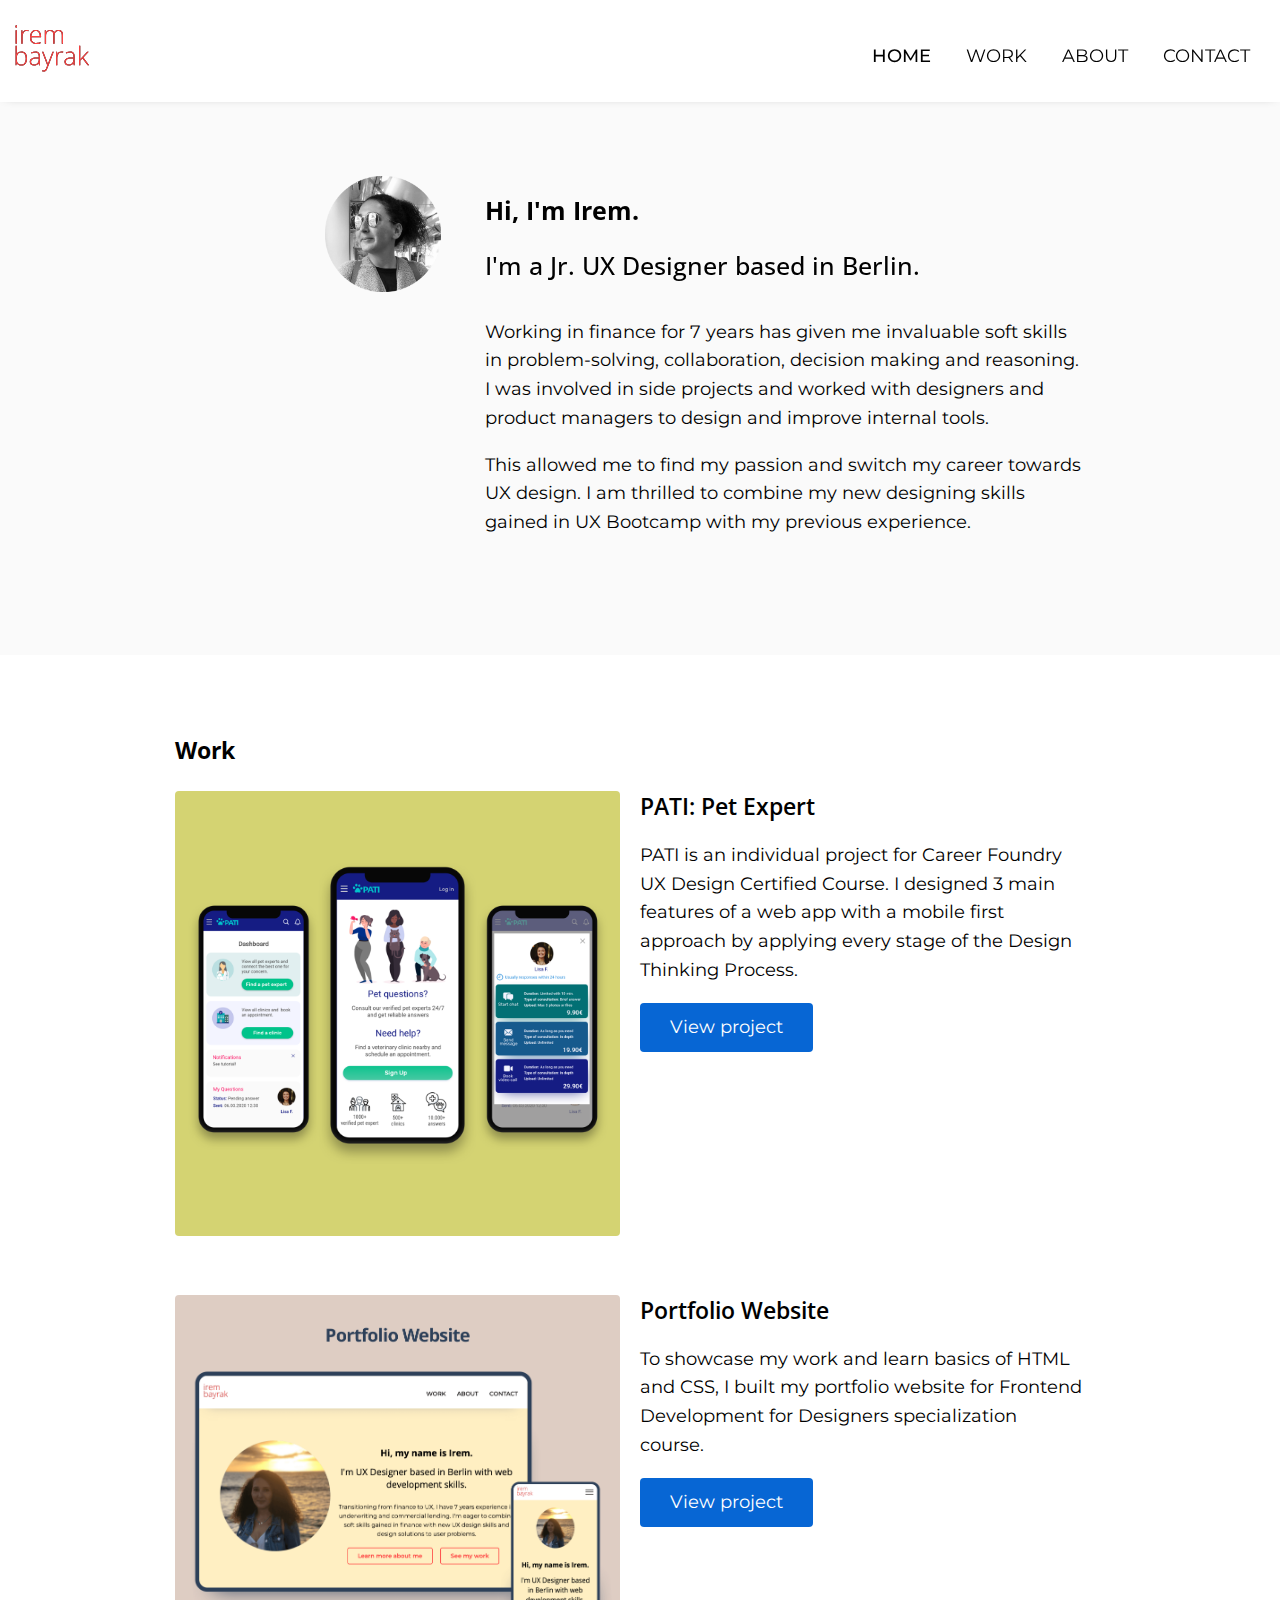
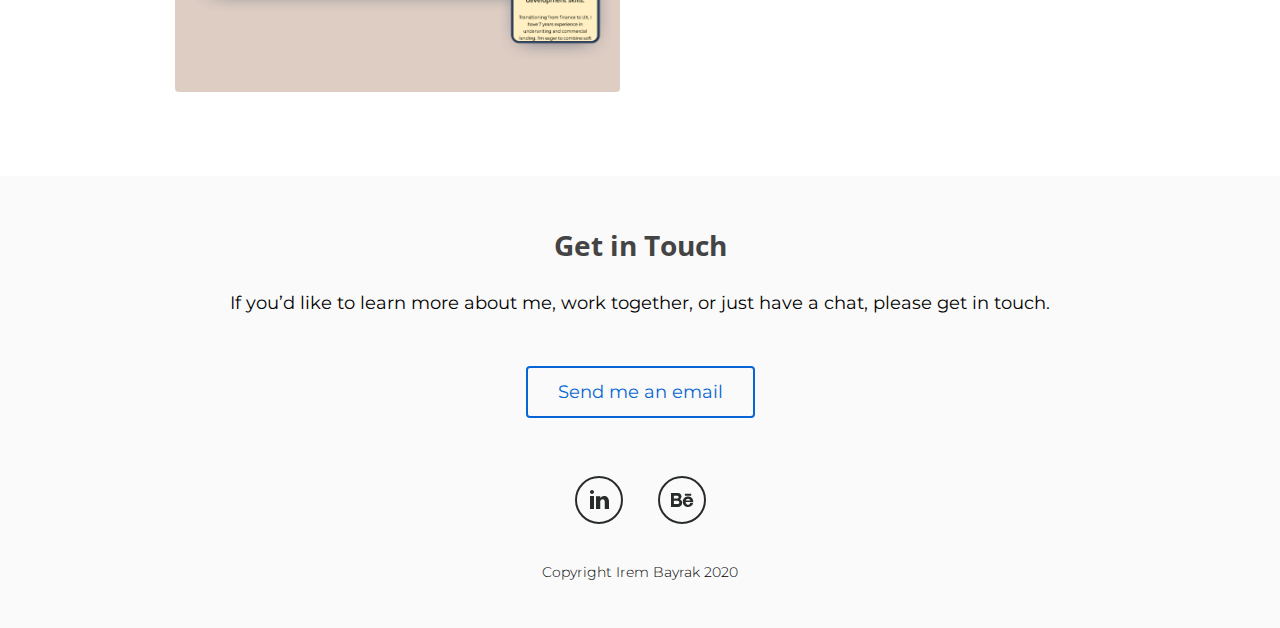
<file: index.html>
<!DOCTYPE html>
<html lang="en" dir="ltr">

<head>
  <meta charset="utf-8">
  <meta name="viewport" content="width=device-width, initial-scale=1">
  <title>Irem Bayrak UX Designer Berlin</title>
  <link rel="stylesheet" type="text/css" href="css/normalize.css">
  <link rel="stylesheet" type="text/css" href="css/style.css">
  <link href="https://fonts.googleapis.com/css2?family=Montserrat:wght@300;400;500;600;700&family=Open+Sans:wght@300;400;600;700&display=swap" rel="stylesheet">
</head>
<body>
  <header id="navbar">
    <div class="container">
      <div class="navtoggle" id="myNavtoggle">
        <a href="index.html">
          <img id="logo" src="img/logo.svg" alt="Irem Bayrak">
        </a>
        <nav>
          <ul class="pullUp" id="shrink">
                        <li><a href="index.html" id="menuhome" class="active">Home</a></li>
            <li class="reverse"><a href="index.html#work-section" id="menuindex" onclick="menuToggle()">Work</a></li>
            <li><a href="about.html" id="menuabout">About</a></li>
            <li class="reverse"><a href="#contact" id="menucontact" onclick="menuToggle()">Contact</a></li>
            <li class="hamburger" id="hamburger-1"><a href="javascript:void(0);" class="icon" onclick="menuToggle()">
                <span class="line"></span>
                <span class="line"></span>
                <span class="line"></span></a></li>
          </ul>
        </nav>
      </div>
    </div>
  </header>

  <main id="index">
    <!-- hero section -->
    <div id="hero">
      <div class="container">
        <div class="row">
          <div class="col-md-6 col-lg-4 col-xl-4">
            <img src="img/iremheadshotimage.png" class="iremmainpage" alt="Irem's headshot photo">
          </div>
          <div class="row">
            <div class="col-md-6 col-lg-8 col-xl-8">
              <h1>Hi, I'm Irem. <span>I'm a Jr. UX Designer based in Berlin.</span></h1>
              <p>Working in finance for 7 years has given me invaluable soft skills in problem-solving, collaboration, decision making and reasoning. I was involved in side projects and worked with designers and product managers to design and improve internal tools.</p>
              <p>This allowed me to find my passion and switch my career towards UX design. I am thrilled to combine my new designing skills gained in UX Bootcamp with my previous experience.</p>

            </div>
          </div>
        </div>
      </div>
    </div>
    <!-- my works section -->
    <div id="work">
      <div class="container">
        <div id="work-section" class="anchor">
          <a name="target">&nbsp;</a>
        </div>

        <h2>Work</h2>


        <div class="row">
          <div class="col-md-6">
            <a href="pati.html">
              <img src="img/pati/pati-mainpage.png" class="projectsmainpage" alt="PATI Pet Expert project image">
            </a>
          </div>
          <div class="col-md-6">
            <h3>PATI: Pet Expert</h3>
            <p>PATI is an individual project for Career Foundry UX Design Certified Course. I designed 3 main features of a web app with a mobile first approach by applying every stage of the Design Thinking Process.</p>
            <a href="pati.html" class="button">View project</a>
          </div>
        </div>


        <div class="row">
          <div class="col-md-6">
            <a href="website.html">
              <img src="img/website/websitehomepage.png" class="projectsmainpage" alt="Portfolio Website Project image">
            </a>
          </div>
          <div class="col-md-6">
            <h3>Portfolio Website</h3>
            <p>To showcase my work and learn basics of HTML and CSS, I built my portfolio website for Frontend Development for Designers specialization course.</p>
            <a href="website.html" class="button">View project</a>
          </div>
        </div>

  </main>

  <footer id="contact">
    <div class="container">
      <h2>Get in Touch</h2>
    </div>
    <div class="section">
      <div class="container">
        <p>
          If you’d like to learn more about me, work together, or just have a chat, please get in touch.
        </p>
      </div>
    </div>
    <div class="section">
      <div class="container">
        <a href="mailto:irembayrak1@gmail.com" class="button contact">Send me an email</a>
      </div>
    </div>
    <div class="section">
      <div class="container">
        <ul>
          <li class="smicon"> <a href="https://www.linkedin.com/in/irembayrak/" target="_blank">
              <img src="img/linkedin.svg" alt="linkedin logo">
            </a></li>
          <li class="smicon">
            <a href="https://www.behance.net/irembayrak" target="_blank">
              <img src="img/behance.svg" alt="behance logo">
            </a></li>
        </ul>
      </div>
    </div>
    <div>
      <p class="copyright">Copyright Irem Bayrak 2020</p>
    </div>
  </footer>
  <script src="https://code.jquery.com/jquery-3.5.1.min.js" integrity="sha256-9/aliU8dGd2tb6OSsuzixeV4y/faTqgFtohetphbbj0=" crossorigin="anonymous"></script>
  <script src="js/scripts.js"></script>
</body>

</html>
</file>
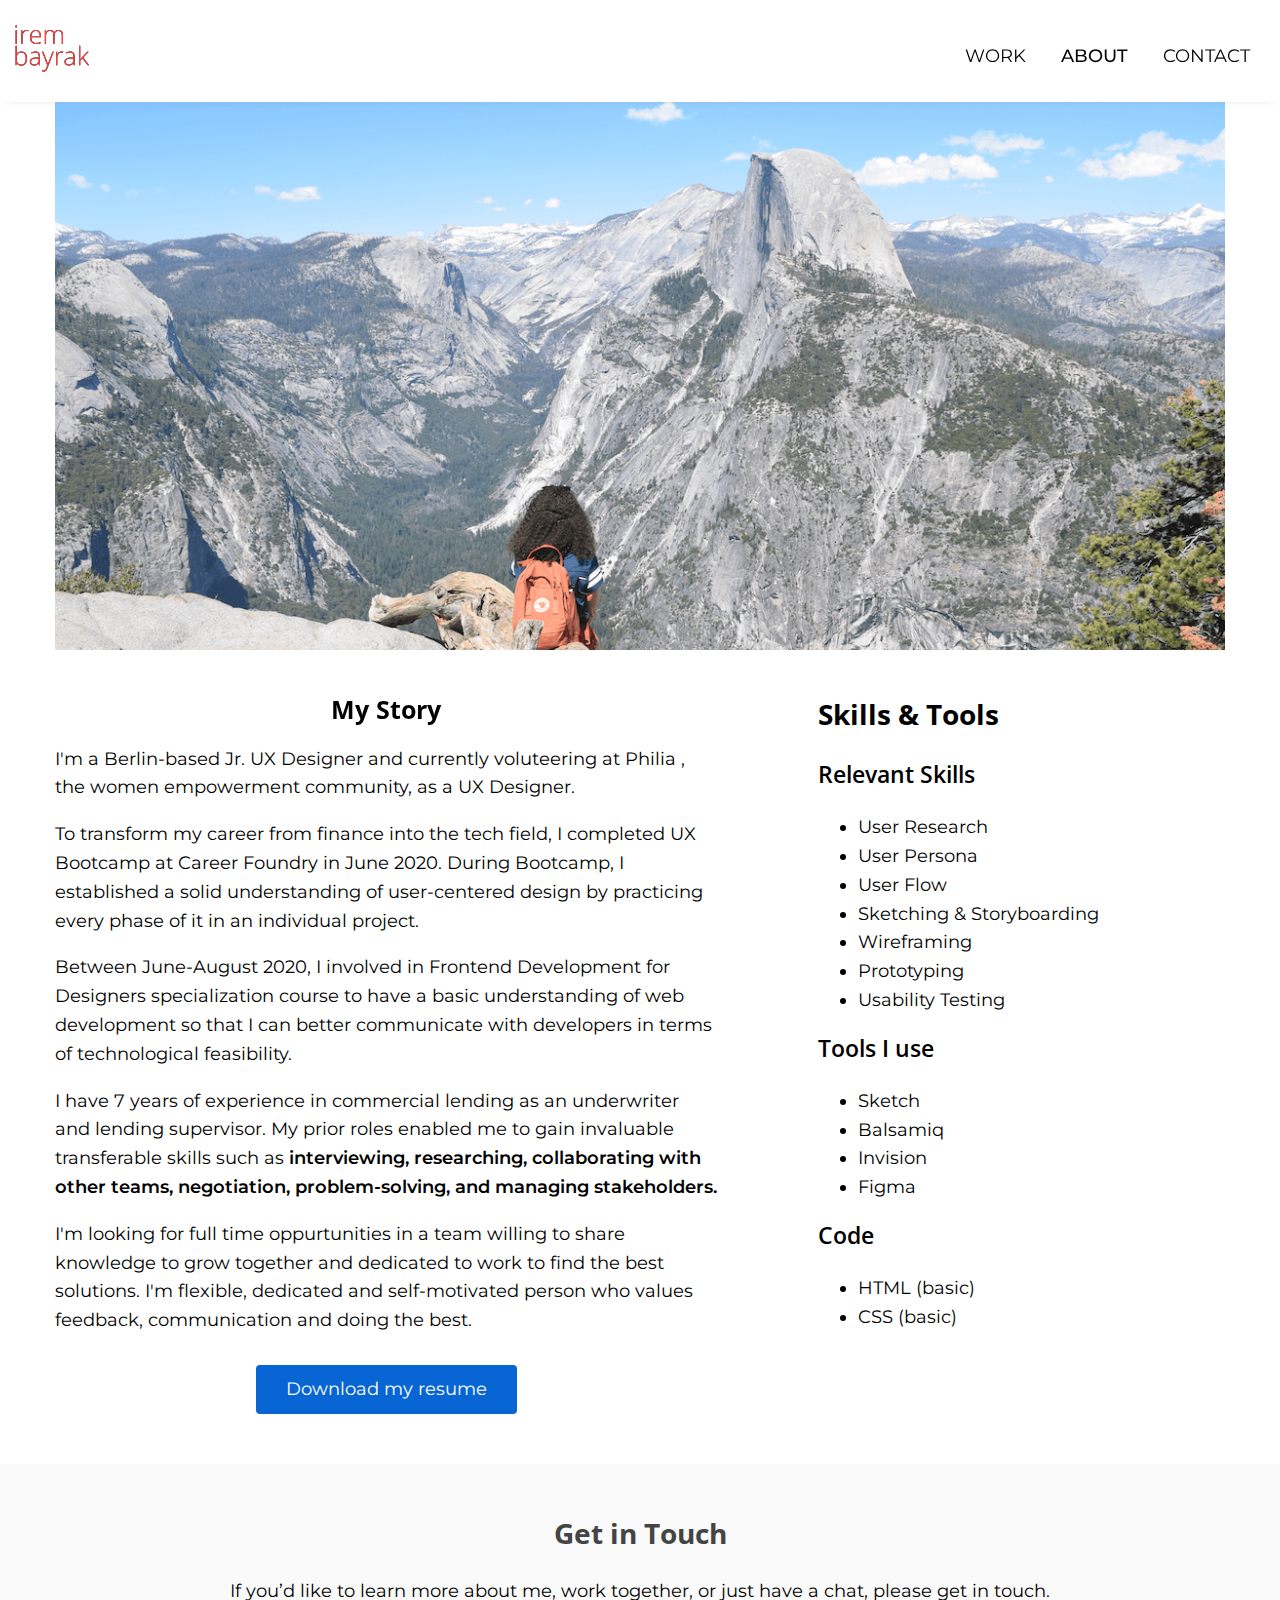
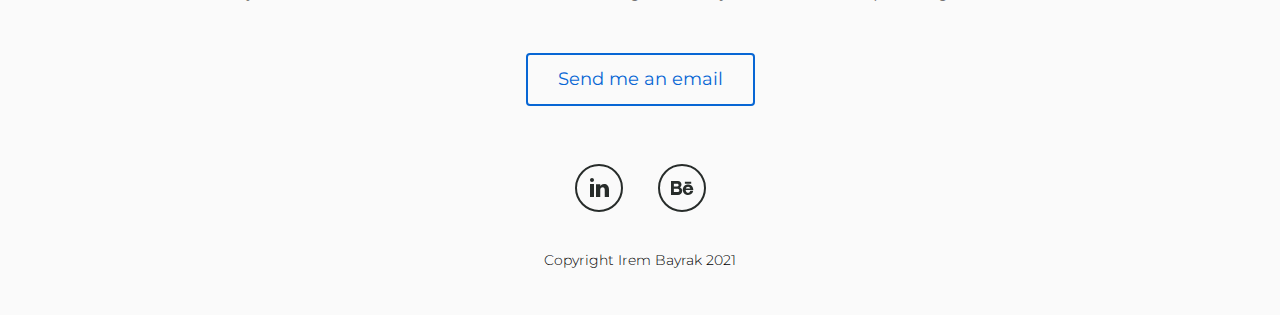
<file: about.html>
<!DOCTYPE html>
<html lang="en" dir="ltr">

<head>
  <meta charset="utf-8">
  <meta name="viewport" content="width=device-width, initial-scale=1">
  <title>About Irem Bayrak</title>
  <link rel="stylesheet" type="text/css" href="css/normalize.css">
  <link rel="stylesheet" type="text/css" href="css/style.css">
  <link href="https://fonts.googleapis.com/css2?family=Montserrat:wght@300;400;500;600;700&family=Open+Sans:wght@300;400;600;700&display=swap" rel="stylesheet">
</head>

<body id="about-page">
  <header id="navbar">
    <div class="container">
      <div class="navtoggle" id="myNavtoggle">
        <a href="index.html">
          <img id="logo" src="img/logo.svg" alt="Irem Bayrak">
        </a>
        <nav>
          <ul class="pullUp" id="shrink">
            <li class="reverse"><a href="index.html#work-section" id="menuindex" onclick="menuToggle()">Work</a></li>
            <li id="active-mobile"><a href="about.html" id="menuabout" class="active">About</a></li>
            <li class="reverse"><a href="#contact" id="menucontact" onclick="menuToggle()">Contact</a></li>
            <li class="hamburger" id="hamburger-1"><a href="javascript:void(0);" class="icon" onclick="menuToggle()">
                <span class="line"></span>
                <span class="line"></span>
                <span class="line"></span></a></li>
          </ul>
        </nav>
      </div>
    </div>
  </header>

  <main id="aboutmain">
    <div class="section" id="aboutimage">
      <div class="container">
        <img src="img/halfdome.png" alt="My Image">
      </div>
    </div>
    <div class="section">
      <div class="container">
        <div class="row">
          <div class="col-md-6 col-lg-7 col-xl-8">
            <h1>My Story</h1>
            <p>I'm a Berlin-based Jr. UX Designer and currently voluteering at Philia , the women empowerment community, as a UX Designer. </p>
            <p>To transform my career from finance into the tech field, I completed UX Bootcamp at Career Foundry in June 2020. During Bootcamp, I established a solid understanding of user-centered design by practicing every phase of it in an individual project.</p>
<p>Between June-August 2020, I involved in Frontend Development for Designers specialization course to have a basic understanding of web development so that I can better communicate with developers in terms of technological feasibility.</p>
            <p>I have 7 years of experience in commercial lending as an underwriter and lending supervisor. My prior roles enabled me to gain invaluable transferable skills such as <b>interviewing, researching, collaborating with other teams, negotiation, problem-solving, and managing stakeholders.</b></p>
<p>I'm looking for full time oppurtunities in a team willing to share knowledge to grow together and dedicated to work to find the best solutions. I'm flexible, dedicated and self-motivated person who values feedback, communication and doing the best.</p>
            <div id="buttoncv">
              <a href="files/resume.pdf" class="button" download> Download my resume</a>
            </div>
          </div>
          <div class="col-md-6 col-lg-5 col-xl-4" id="skillstools">
            <h2>Skills & Tools</h2>
            <div class="row tools">
              <div class="column">
                <h3>Relevant Skills</h3>
                <ul>
                  <li>User Research</li>
                  <li>User Persona</li>
                  <li>User Flow</li>
                  <li>Sketching & Storyboarding</li>
                  <li>Wireframing</li>
                  <li>Prototyping</li>
                  <li>Usability Testing</li>
                </ul>
              </div>
              <div class="column">
                <h3>Tools I use</h3>
                <ul>
                  <li>Sketch</li>
                  <li>Balsamiq</li>
                  <li>Invision</li>
                    <li>Figma</li>
                </ul>
                <h3>Code</h3>
                <ul>
                  <li>HTML (basic)</li>
                  <li>CSS (basic)</li>
                </ul>
              </div>
            </div>
          </div>
        </div>
      </div>
    </div>
  </main>

  <footer id="contact">
    <div class="container">
      <h2>Get in Touch</h2>
    </div>
    <div class="section">
      <div class="container">
        <p>
          If you’d like to learn more about me, work together, or just have a chat, please get in touch.
        </p>
      </div>
    </div>
    <div class="section">
      <div class="container">
        <a href="mailto:irembayrak1@gmail.com" class="button contact">Send me an email</a>
      </div>
    </div>
    <div class="section">
      <div class="container">
        <ul>
          <li class="smicon"> <a href="https://www.linkedin.com/in/irembayrak/" target="_blank">
              <img src="img/linkedin.svg" alt="linkedin">
            </a></li>
          <li class="smicon">
            <a href="https://www.behance.net/irembayrak" target="_blank">
              <img src="img/behance.svg" alt="behance">
            </a></li>
        </ul>
      </div>
    </div>
    <div>
      <p class="copyright">Copyright Irem Bayrak 2021</p>
    </div>
  </footer>
  <script src="https://code.jquery.com/jquery-3.5.1.min.js" integrity="sha256-9/aliU8dGd2tb6OSsuzixeV4y/faTqgFtohetphbbj0=" crossorigin="anonymous"></script>
  <script src="js/scripts.js"></script>
</body>

</html>
</file>
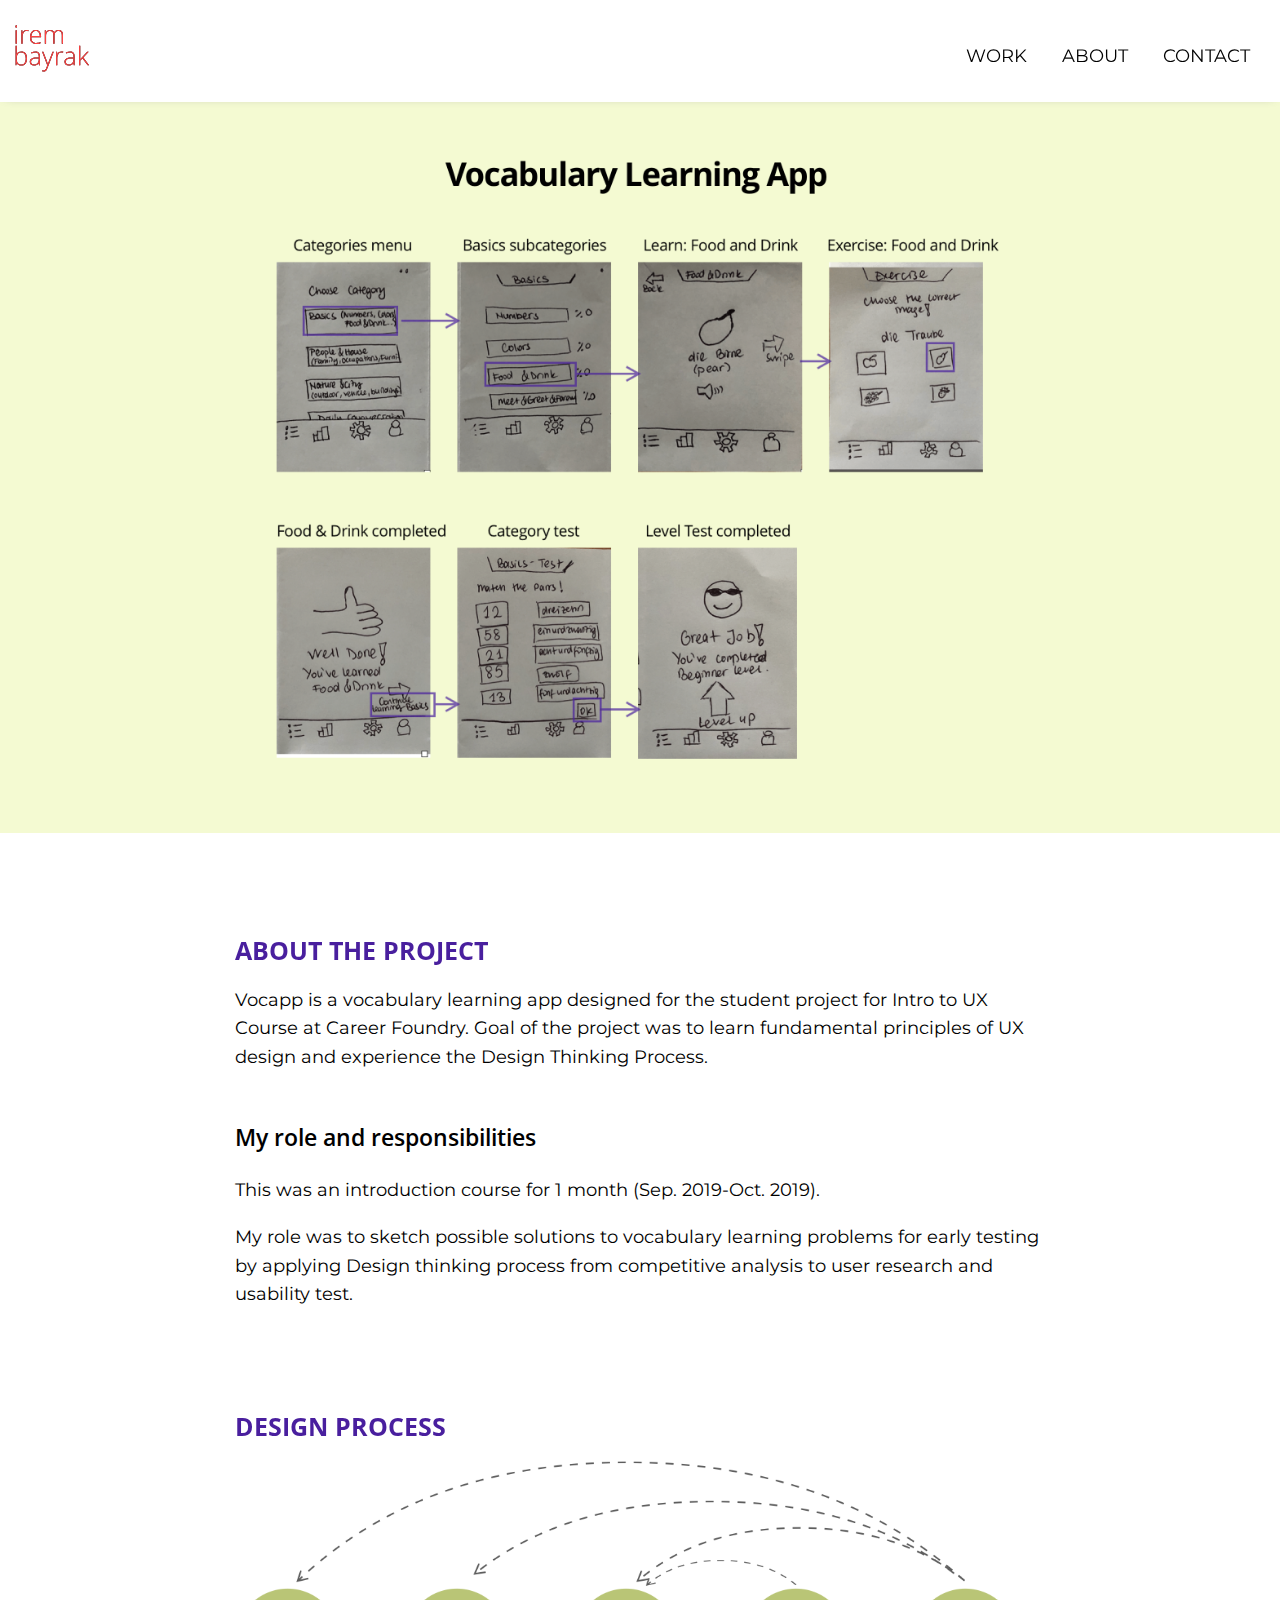
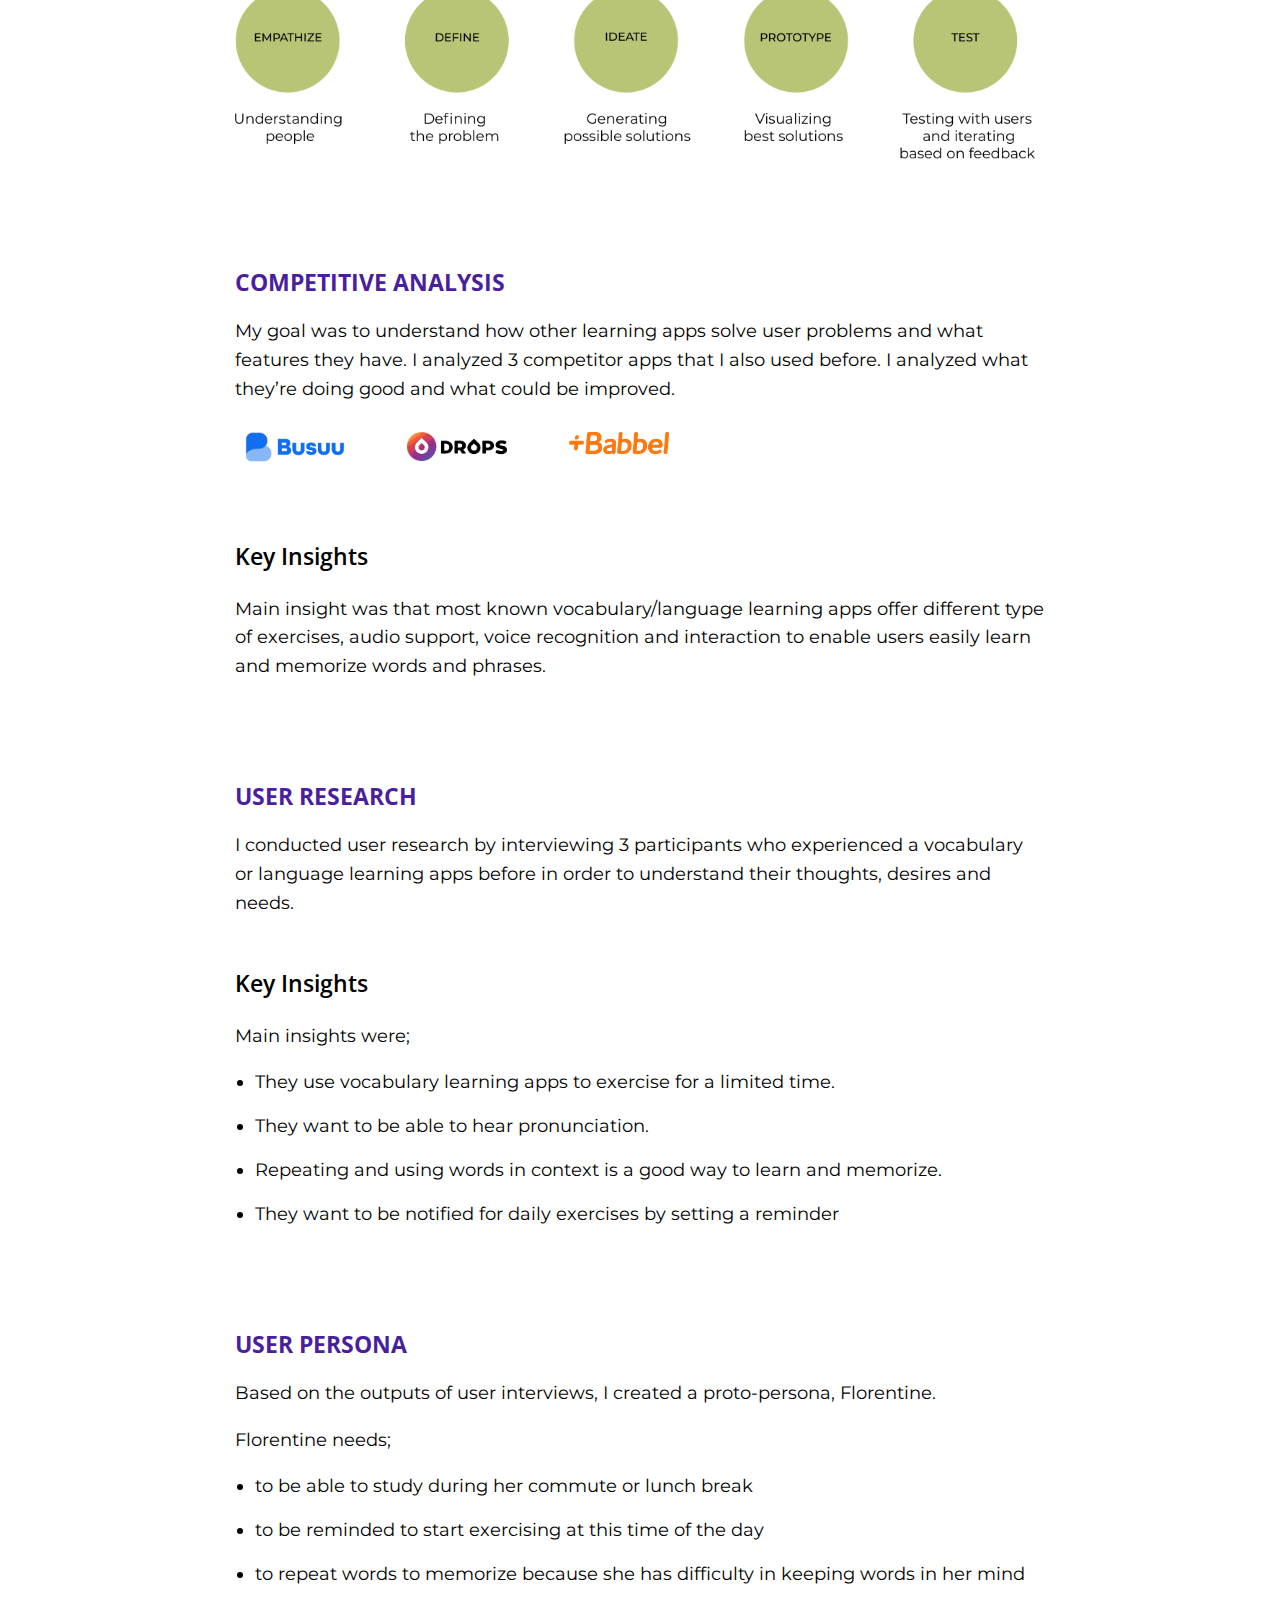
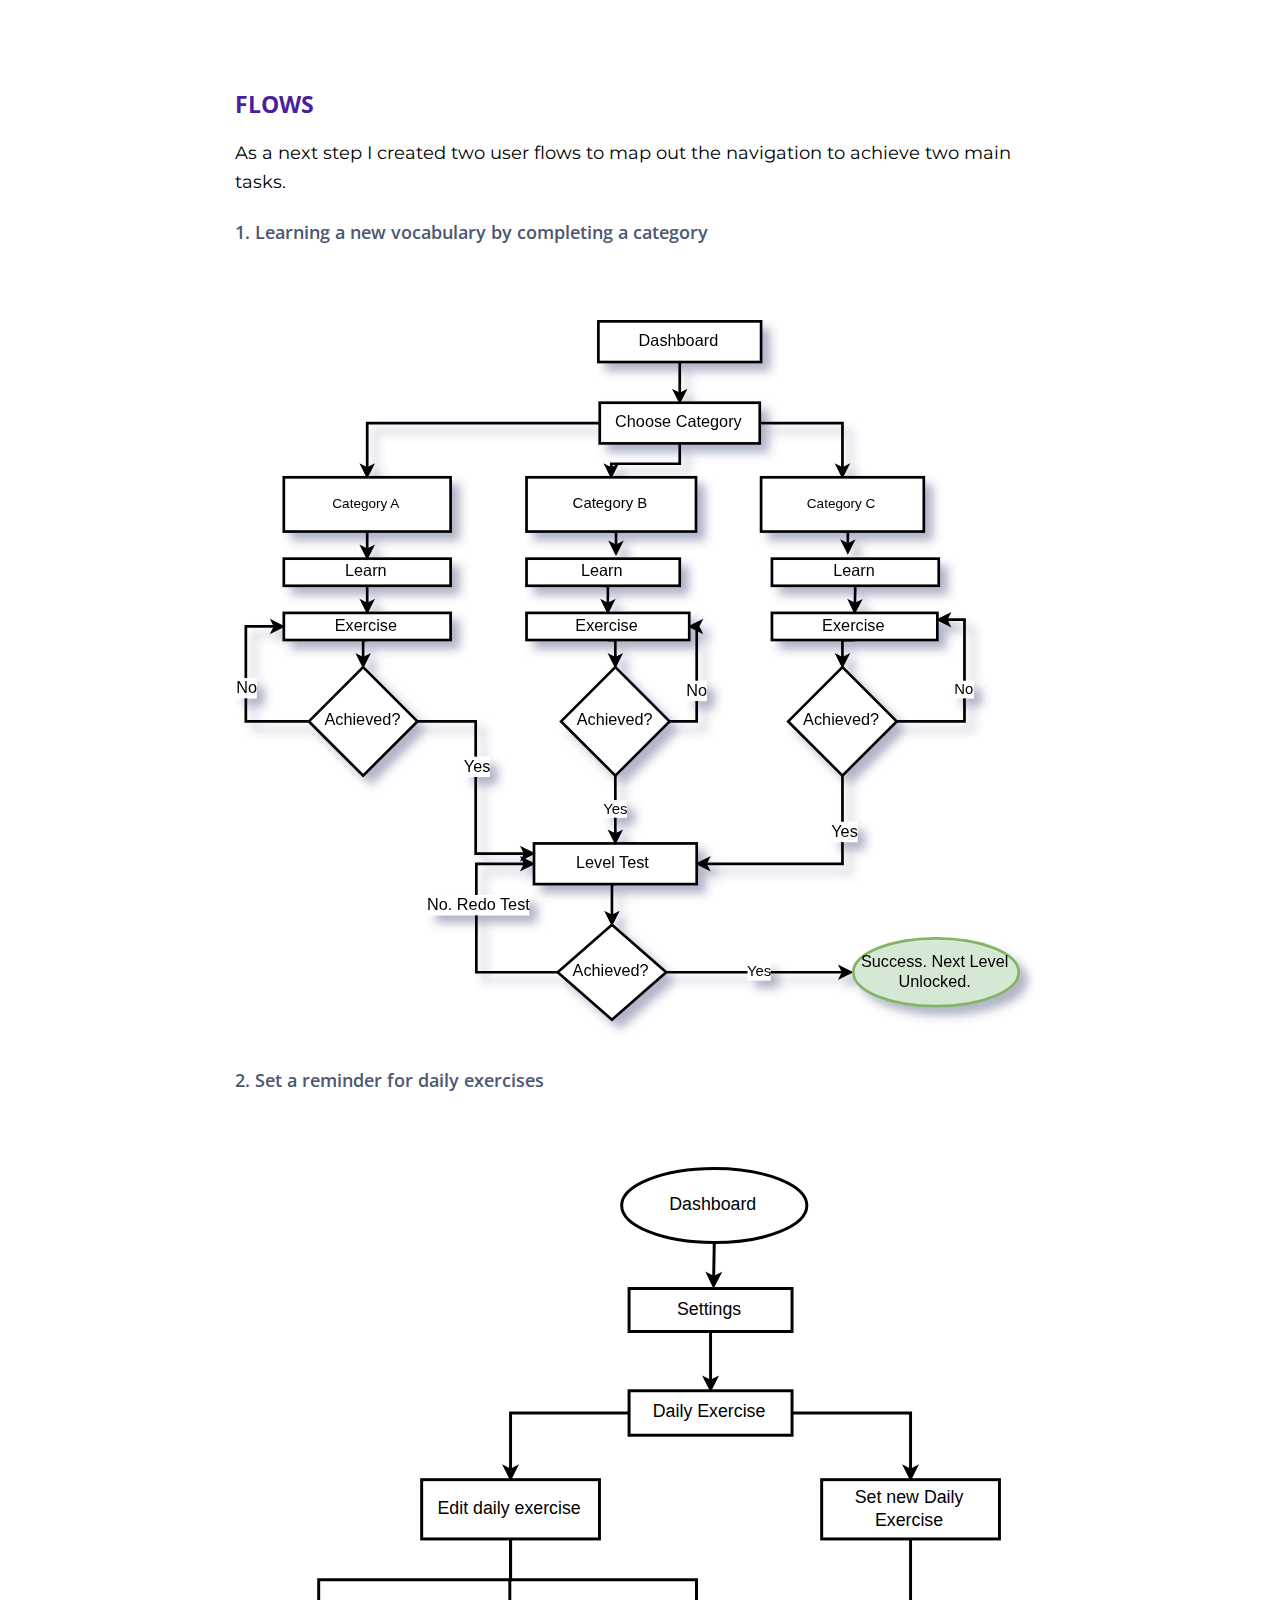
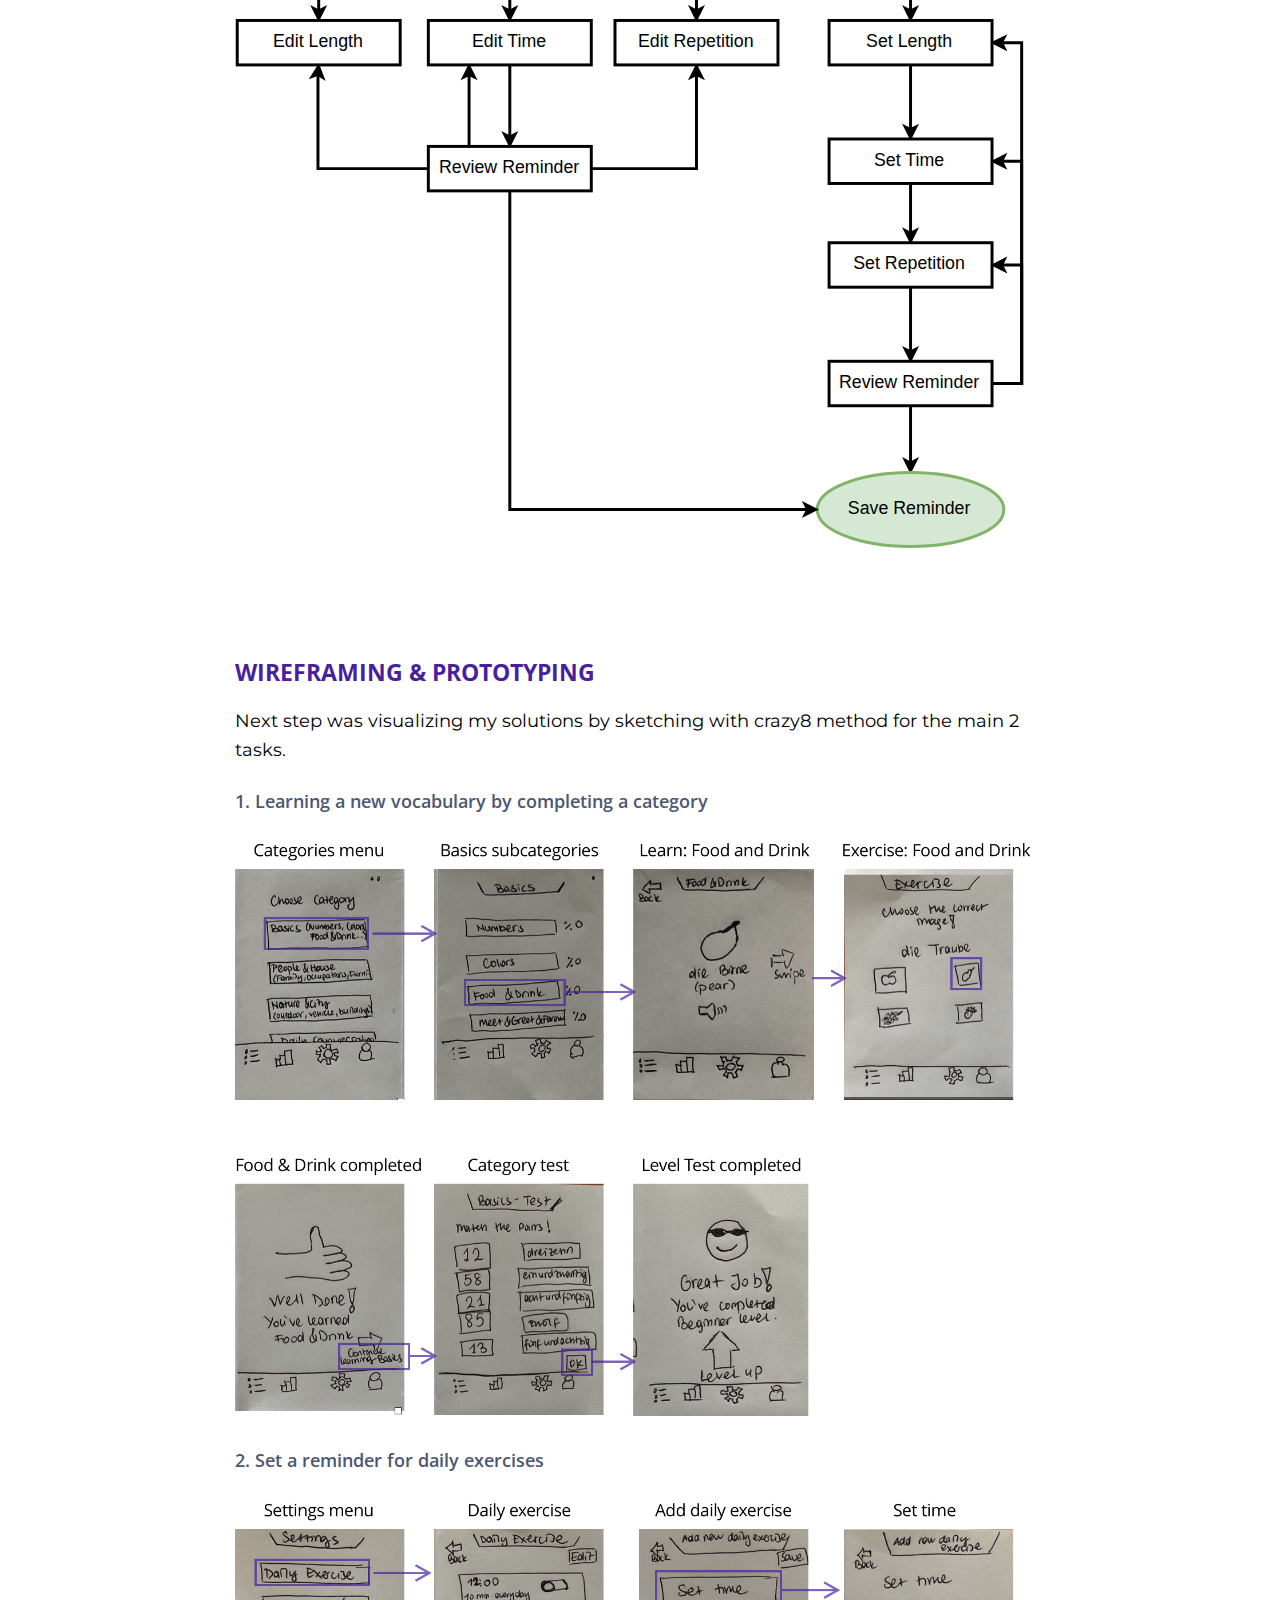
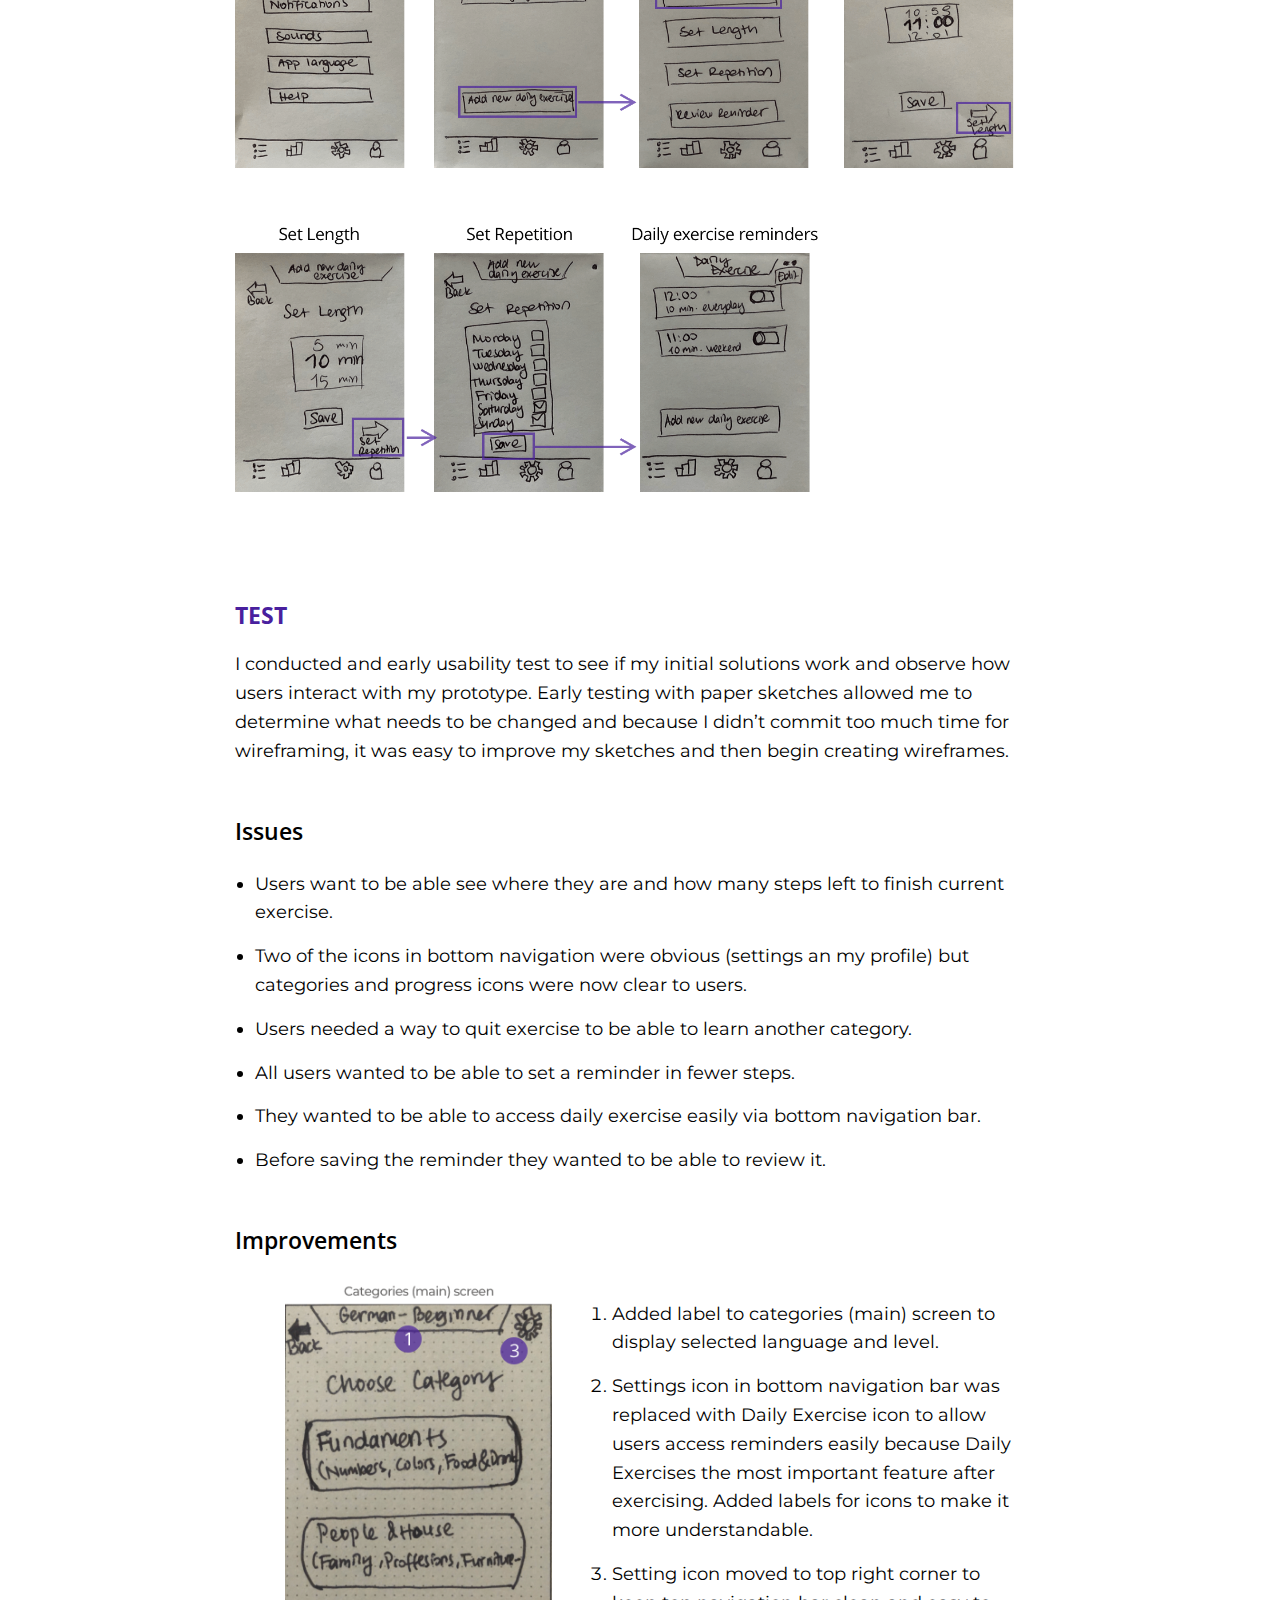
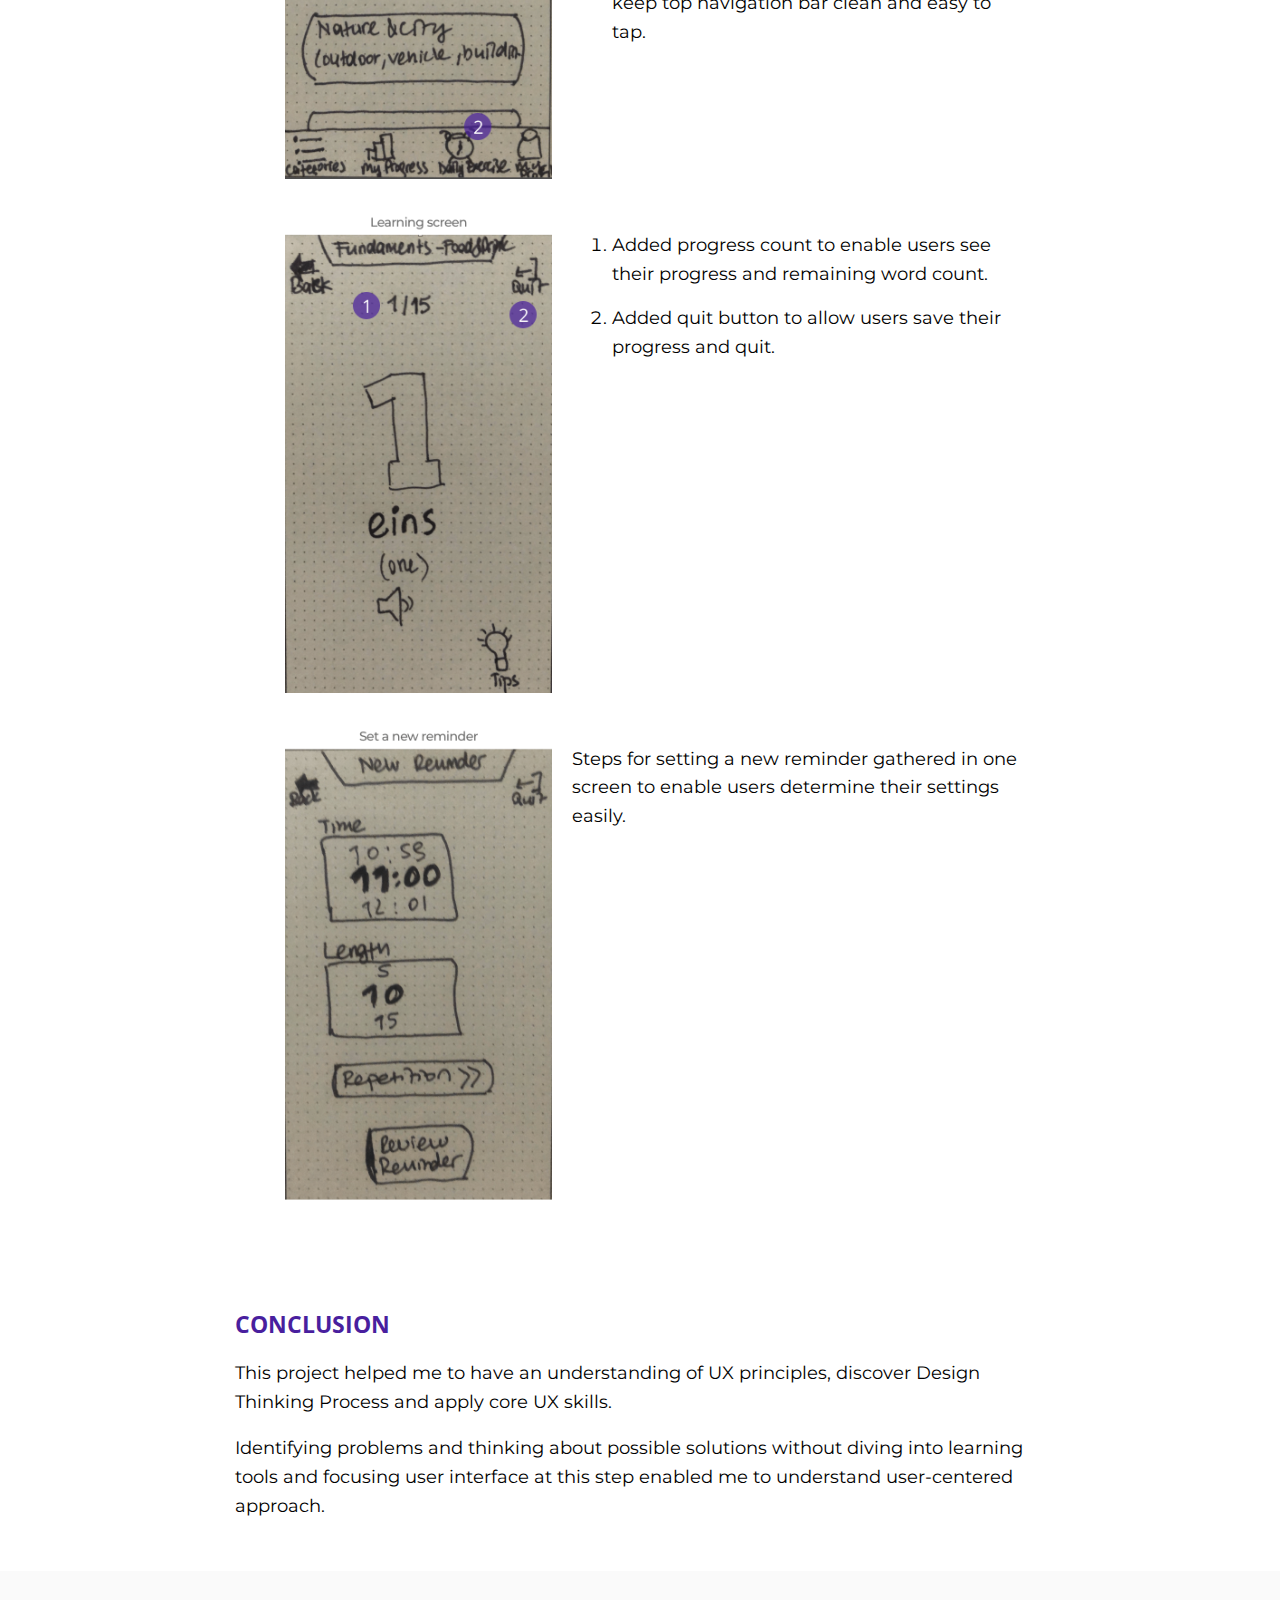
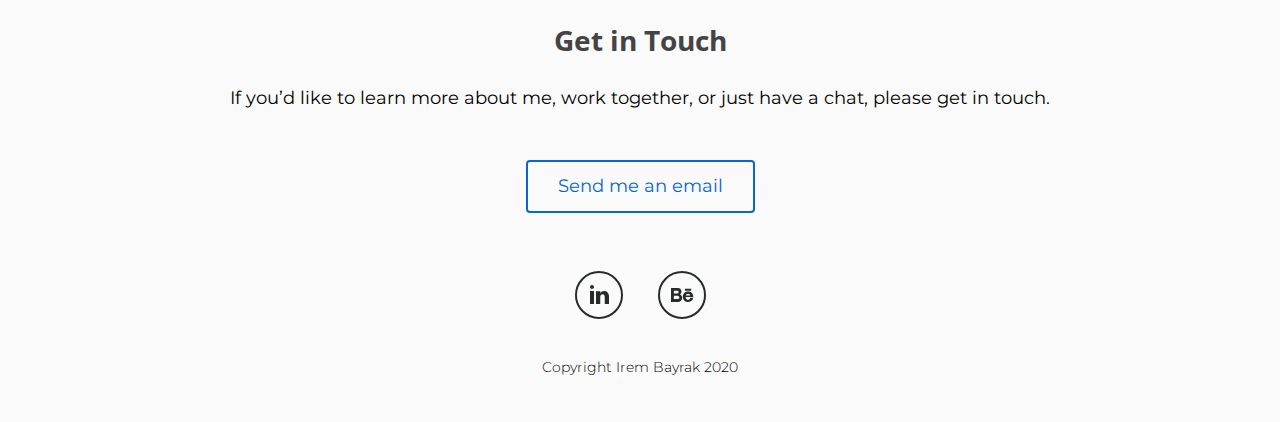
<file: vocapp.html>
<!DOCTYPE html>
<html lang="en" dir="ltr">

<head>
  <meta charset="utf-8">
  <meta name="viewport" content="width=device-width, initial-scale=1">
  <title>Vocabulary Learning App</title>
  <link rel="stylesheet" type="text/css" href="css/normalize.css">
  <link rel="stylesheet" type="text/css" href="css/style.css">
  <link href="https://fonts.googleapis.com/css2?family=Montserrat:wght@300;400;500;600;700&family=Open+Sans:wght@300;400;600;700&display=swap" rel="stylesheet">
</head>

<body>
  <header id="navbar">
    <div class="container">
      <div class="navtoggle" id="myNavtoggle">
        <a href="index.html">
          <img id="logo" src="img/logo.svg" alt="Irem Bayrak">
        </a>
        <nav>
          <ul class="pullUp" id="shrink">
            <li class="reverse"><a href="index.html#work-section" id="menuindex" onclick="menuToggle()">Work</a></li>
            <li><a href="about.html" id="menuabout" >About</a></li>
            <li class="reverse"><a href="#contact" id="menucontact" onclick="menuToggle()">Contact</a></li>
            <li class="hamburger" id="hamburger-1"><a href="javascript:void(0);" class="icon" onclick="menuToggle()">
                <span class="line"></span>
                <span class="line"></span>
                <span class="line"></span></a></li>
          </ul>
        </nav>
      </div>
    </div>
  </header>

  <main class="vocappmain">

    <div class="section vocappimage">
      <div class="container">
        <img src="img/vocapp/vocapp-mainpage.png" alt="Vocapp project image">
      </div>
    </div>

    <div class="section">
      <div class="container">
        <h1>ABOUT THE PROJECT</h1>
        <p>Vocapp is a vocabulary learning app designed for the student project for Intro to UX Course at Career Foundry. Goal of the project was to learn fundamental principles of UX design and experience the Design Thinking Process.</p>
      </div>
    </div>

    <div class="section">
      <div class="container">
        <h3>My role and responsibilities</h3>
        <p>This was an introduction course for 1 month (Sep. 2019-Oct. 2019). </p>
        <p>My role was to sketch possible solutions to vocabulary learning problems for early testing by applying Design thinking process from competitive analysis to user research and usability test. </p>
      </div>
    </div>

    <div class="section">
      <div class="container">
        <h1>DESIGN PROCESS</h1>
        <picture>
          <img class="vocappimages" src="img/vocapp/designprocess.png" alt="Design Process">
        </picture>
      </div>
    </div>

    <div class="section">
      <div class="container">
        <h2>COMPETITIVE ANALYSIS</h2>
        <p>My goal was to understand how other learning apps solve user problems and what features they have. I analyzed 3 competitor apps that I also used before. I analyzed what they’re doing good and what could be improved.</p>
      </div>
    </div>

    <div class="section competitors">
      <div class="container">
        <ul>
          <li><img src="img/vocapp/busuu.png" alt="Busuu Icon">
          <li><img src="img/vocapp/drops.png" alt="Drops Icon">
          <li><img src="img/vocapp/babbel.jpg" alt="Babbel Icon">
        </ul>
      </div>
    </div>


    <div class="section">
      <div class="container">
        <h3>Key Insights</h3>
        <p>Main insight was that most known vocabulary/language learning apps offer different type of exercises, audio support, voice recognition and interaction to enable users easily learn and memorize words and phrases.</p>
      </div>
    </div>

    <div class="section">
      <div class="container">
        <h2>USER RESEARCH</h2>
        <p>I conducted user research by interviewing 3 participants who experienced a vocabulary or language learning apps before in order to understand their thoughts, desires and needs. </p>
      </div>
    </div>

    <div class="section">
      <div class="container">
        <h3>Key Insights</h3>
        <p>Main insights were;</p>
        <ul>
          <li>They use vocabulary learning apps to exercise for a limited time.</li>
          <li>They want to be able to hear pronunciation.</li>
          <li>Repeating and using words in context is a good way to learn and memorize.</li>
          <li>They want to be notified for daily exercises by setting a reminder</li>
        </ul>
      </div>
    </div>

    <div class="section">
      <div class="container">
        <h2>USER PERSONA</h2>
        <p>Based on the outputs of user interviews, I created a proto-persona, Florentine.</p>
        <p>Florentine needs;</p>
        <ul>
          <li>to be able to study during her commute or lunch break</li>
          <li>to be reminded to start exercising at this time of the day</li>
          <li>to repeat words to memorize because she has difficulty in keeping words in her mind</li>
        </ul>
      </div>
    </div>

    <div class="section">
      <div class="container">
        <h2>FLOWS</h2>
        <p>As a next step I created two user flows to map out the navigation to achieve two main tasks.</p>
      </div>
    </div>

    <div class="section" id="userflowsec">
      <div class="container userflowcont">
        <h4>1. Learning a new vocabulary by completing a category </h4>
        <img class="vocappimages" src="img/vocapp/task1/userflow1.svg" alt="User Flow (Task 1)">
      </div>
    </div>

    <div class="section">
      <div class="container userflowcont">
        <h4>2. Set a reminder for daily exercises </h4>
        <img class="vocappimages" src="img/vocapp/task2/userflow2.svg" alt="User Flow (Task 2)">
      </div>
    </div>

    <div class="section">
      <div class="container">
        <h2>WIREFRAMING & PROTOTYPING</h2>
        <p>Next step was visualizing my solutions by sketching with crazy8 method for the main 2 tasks.</p>
      </div>
    </div>

    <div class="section" id="taskflow1">
      <div class="container">
        <h4>1. Learning a new vocabulary by completing a category </h4>
        <img class="vocappimages" src="img/vocapp/task1/learningtaskflow.png" alt="Task Flow (Task 1)">
      </div>
    </div>

    <div class="section" id="taskflow2">
      <div class="container">
        <h4>2. Set a reminder for daily exercises </h4>
        <img class="vocappimages" src="img/vocapp/task2/setreminderflow.png" alt="Task Flow (Task 2)">
      </div>
    </div>

    <div class="section">
      <div class="container">
        <h2>TEST</h2>
        <p>I conducted and early usability test to see if my initial solutions work and observe how users interact with my prototype. Early testing with paper sketches allowed me to determine what needs to be changed and because I didn’t commit too
          much time for wireframing, it was easy to improve my sketches and then begin creating wireframes.</p>
      </div>
    </div>

    <div class="section">
      <div class="container">
        <h3>Issues </h3>
        <ul>
          <li>Users want to be able see where they are and how many steps left to finish current exercise.</li>
          <li>Two of the icons in bottom navigation were obvious (settings an my profile) but categories and progress icons were now clear to users.</li>
          <li>Users needed a way to quit exercise to be able to learn another category.</li>
          <li>All users wanted to be able to set a reminder in fewer steps.</li>
          <li>They wanted to be able to access daily exercise easily via bottom navigation bar.</li>
          <li>Before saving the reminder they wanted to be able to review it.</li>
        </ul>
      </div>
    </div>

    <div class="section">
      <div class="container">
        <h3>Improvements </h3>
      </div>
    </div>

    <div class="section">
      <div class="container">
        <div class="row">
          <div class="col-md-6 col-lg-5 col-xl-4">
            <img src="img/vocapp/improvement1.png" alt="Improvements 1">
          </div>
          <div class="col-md-6 col-lg-7 col-xl-8">
            <ol class="projectcolumn">
              <li>Added label to categories (main) screen to display selected language and level. </li>
              <li>Settings icon in bottom navigation bar was replaced with Daily Exercise icon to allow users access reminders easily because Daily Exercises the most important feature after exercising. Added labels for icons to make it more
                understandable.</li>
              <li>Setting icon moved to top right corner to keep top navigation bar clean and easy to tap.</li>
            </ol>
          </div>
        </div>
      </div>
    </div>

    <div class="section">
      <div class="container">
        <div class="row">
          <div class="col-md-6 col-lg-5 col-xl-4">
            <img class="images" src="img/vocapp/improvement2.png" alt="Improvements 2"></div>
          <div class="col-md-6 col-lg-7 col-xl-8">
            <ol class="projectcolumn">
              <li>Added progress count to enable users see their progress and remaining word count.</li>
              <li>Added quit button to allow users save their progress and quit.</li>
            </ol>
          </div>
        </div>
      </div>
    </div>

    <div class="section">
      <div class="container">
        <div class="row">
          <div class="col-md-6 col-lg-5 col-xl-4">
            <img src="img/vocapp/improvement3.png" alt="Improvements 3"></div>
          <div class="col-md-6 col-lg-7 col-xl-8">
            <p class="projectcolumn">Steps for setting a new reminder gathered in one screen to enable users determine their settings easily.</p>
          </div>
        </div>
      </div>
    </div>

    <div class="section">
      <div class="container">
        <h2>CONCLUSION </h2>
        <p>This project helped me to have an understanding of UX principles, discover Design Thinking Process and apply core UX skills. </p>
        <p>Identifying problems and thinking about possible solutions without diving into learning tools and focusing user interface at this step enabled me to understand user-centered approach.</p>
      </div>
    </div>
  </main>

  <footer id="contact">
    <div class="container">
      <h2>Get in Touch</h2>
    </div>
    <div class="section">
      <div class="container">
        <p>
          If you’d like to learn more about me, work together, or just have a chat, please get in touch.
        </p>
      </div>
    </div>
    <div class="section">
      <div class="container">
        <a href="mailto:irembayrak1@gmail.com" class="button contact">Send me an email</a>
      </div>
    </div>
    <div class="section">
      <div class="container">
        <ul>
          <li class="smicon"> <a href="https://www.linkedin.com/in/irembayrak/" target="_blank">
          <img src="img/linkedin.svg" alt="linkedin">
            </a></li>
          <li class="smicon">
            <a href="https://www.behance.net/irembayrak" target="_blank">
              <img src="img/behance.svg" alt="behance">
            </a></li>
        </ul>
      </div>
    </div>
    <div>
      <p class="copyright">Copyright Irem Bayrak 2020</p>
    </div>
  </footer>
  <script src="https://code.jquery.com/jquery-3.5.1.min.js" integrity="sha256-9/aliU8dGd2tb6OSsuzixeV4y/faTqgFtohetphbbj0=" crossorigin="anonymous"></script>
  <script src="js/scripts.js"></script>
</body>

</html>
</file>
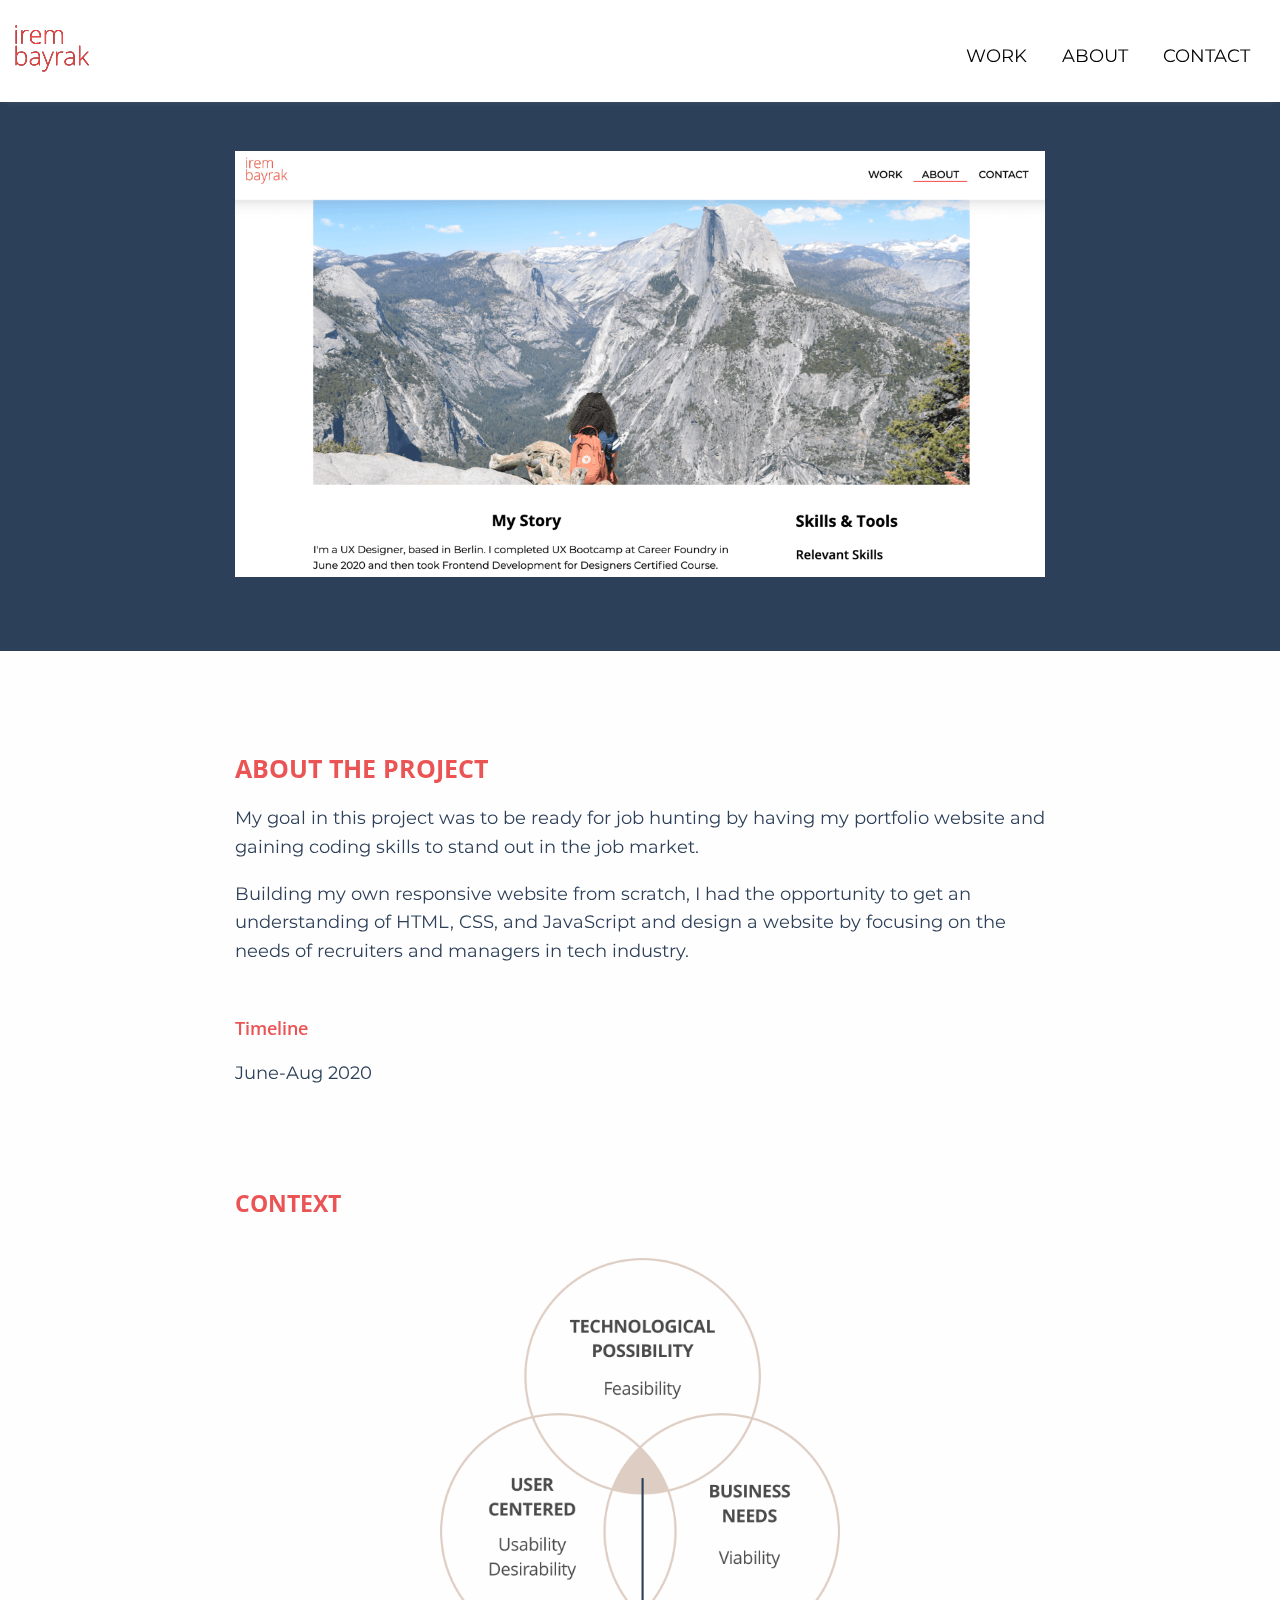
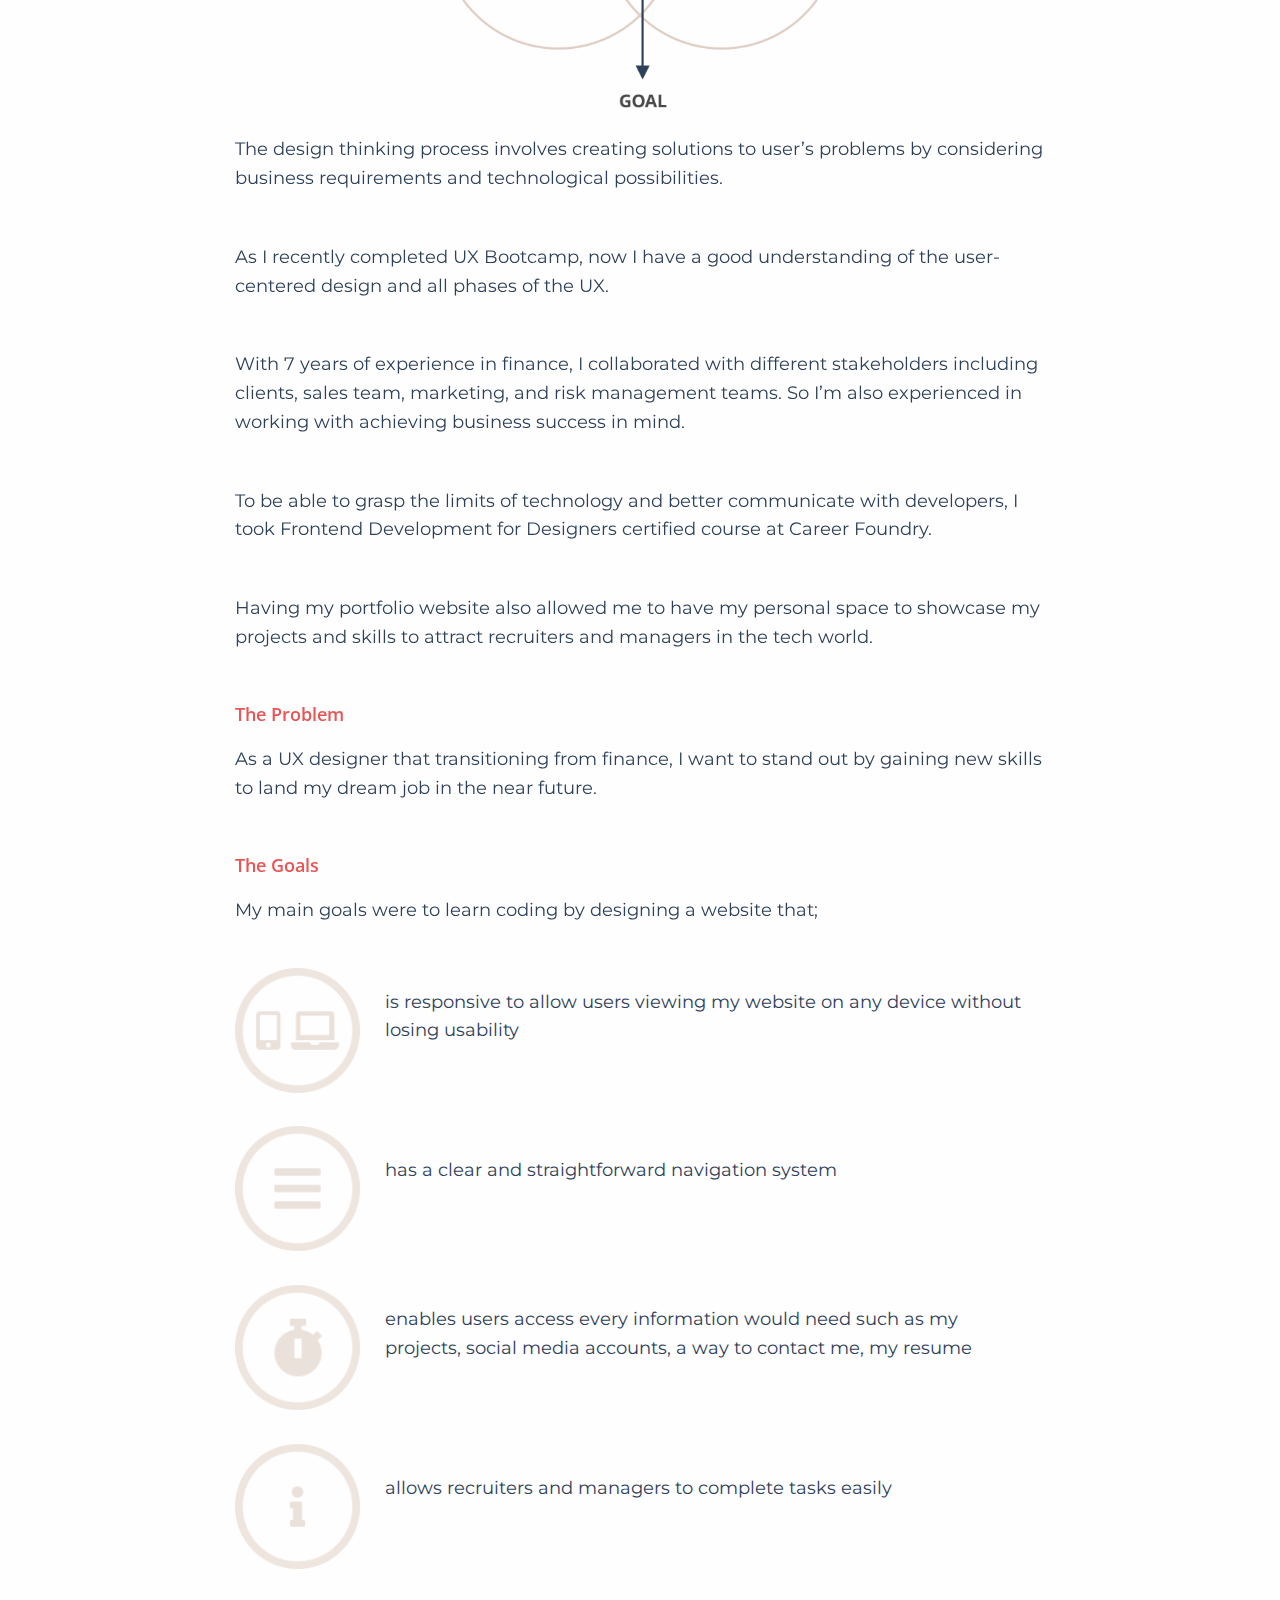
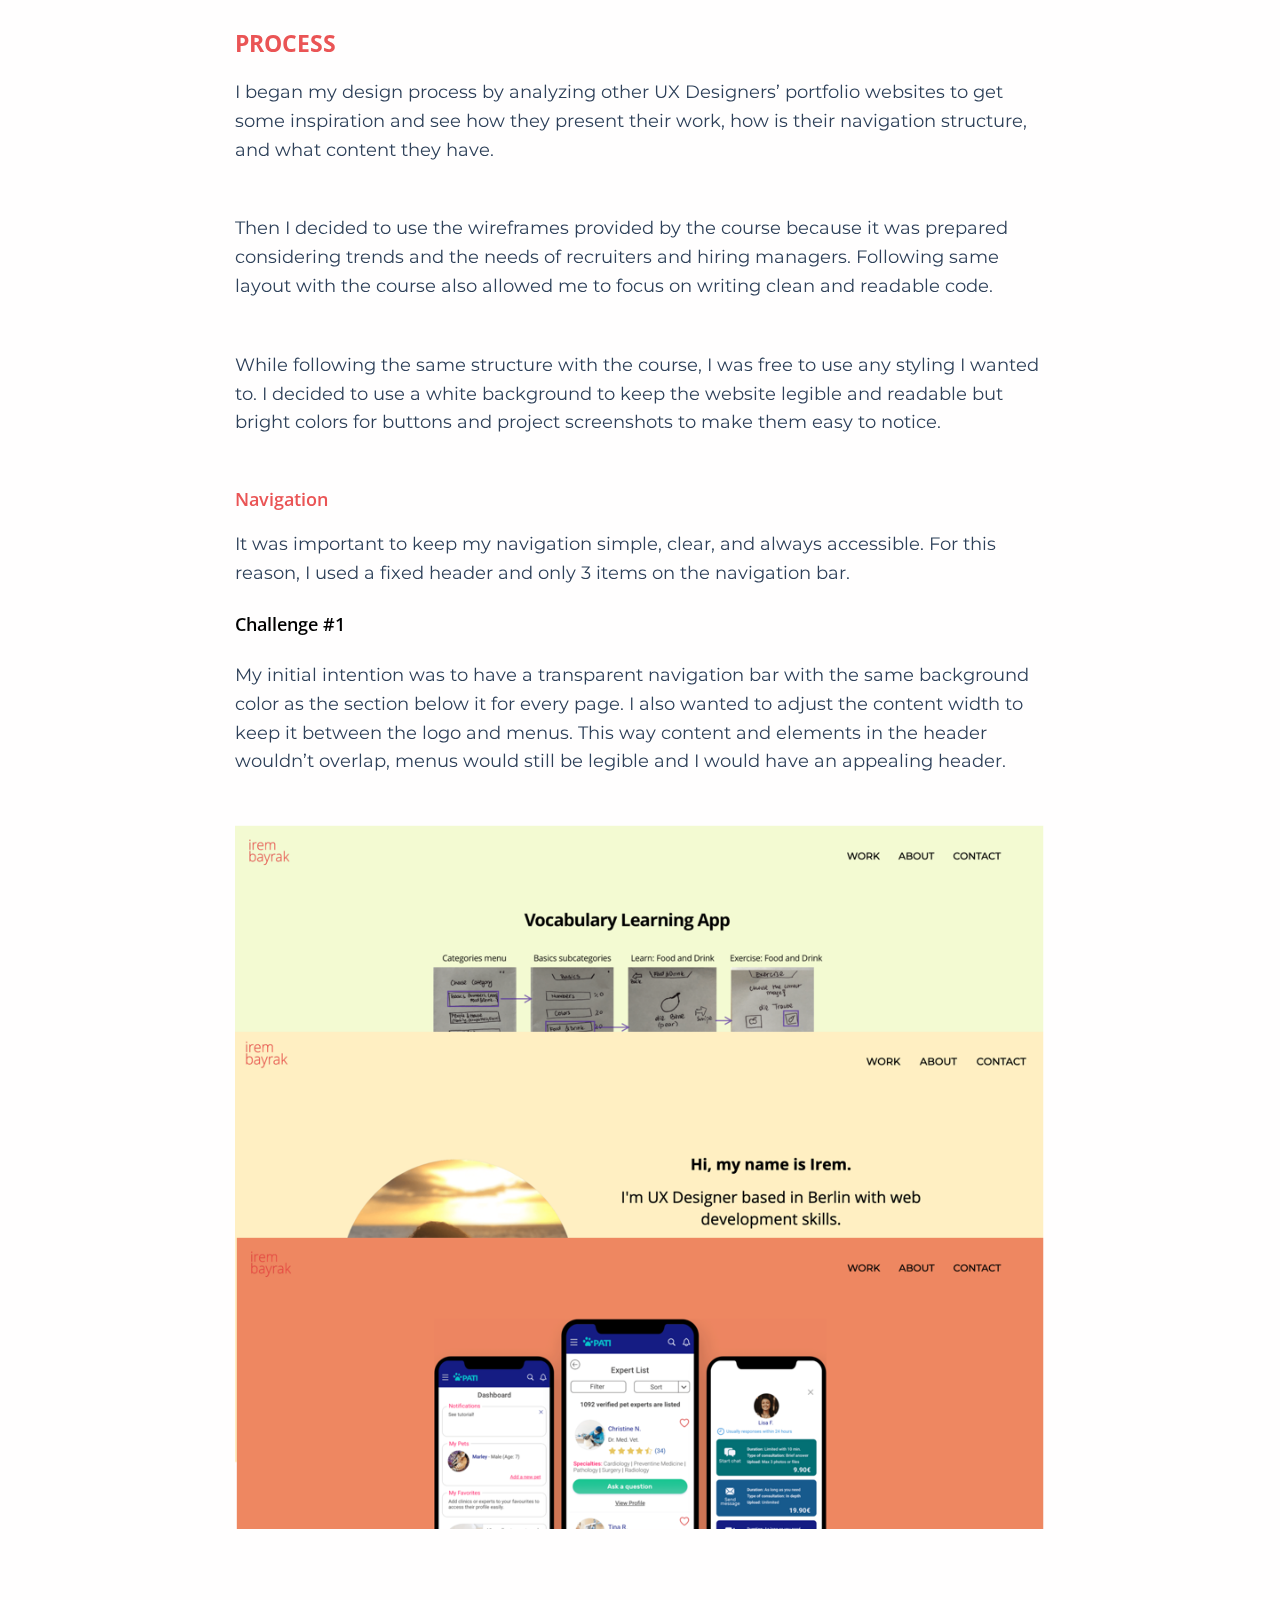
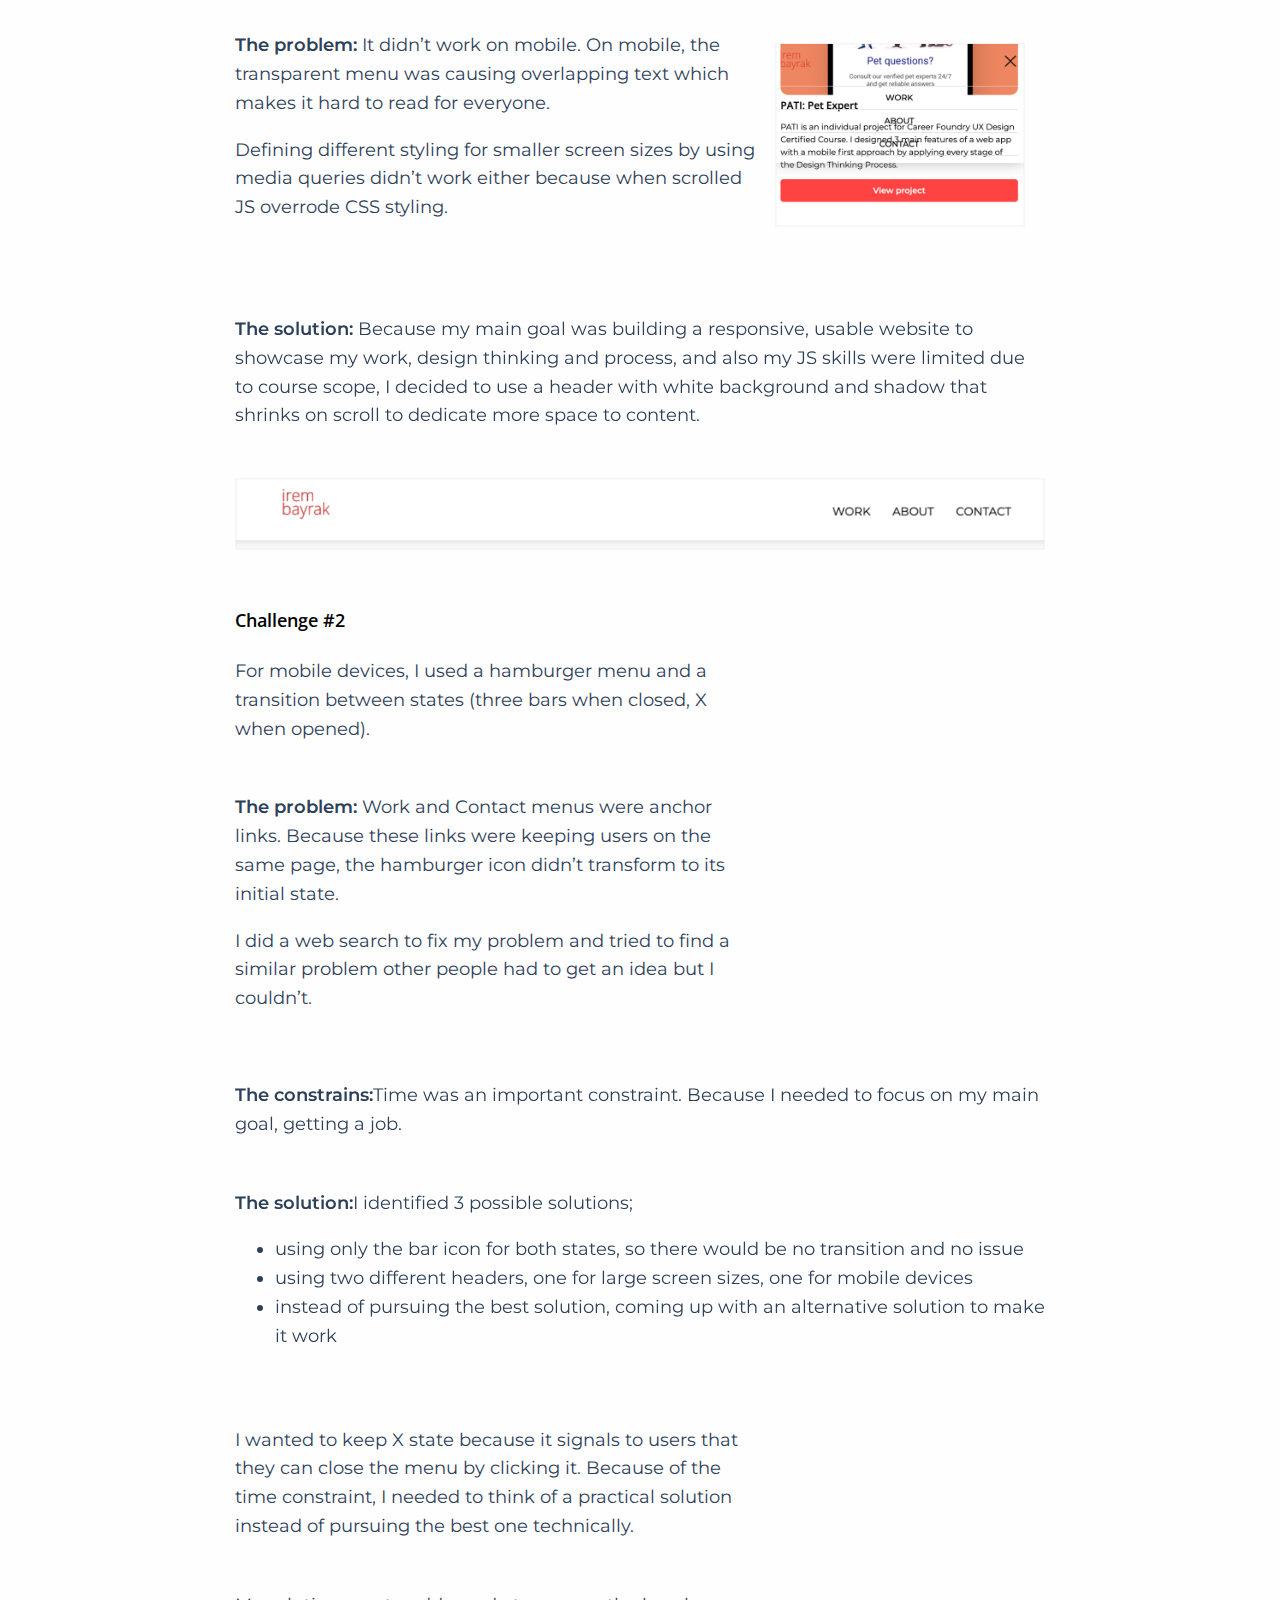
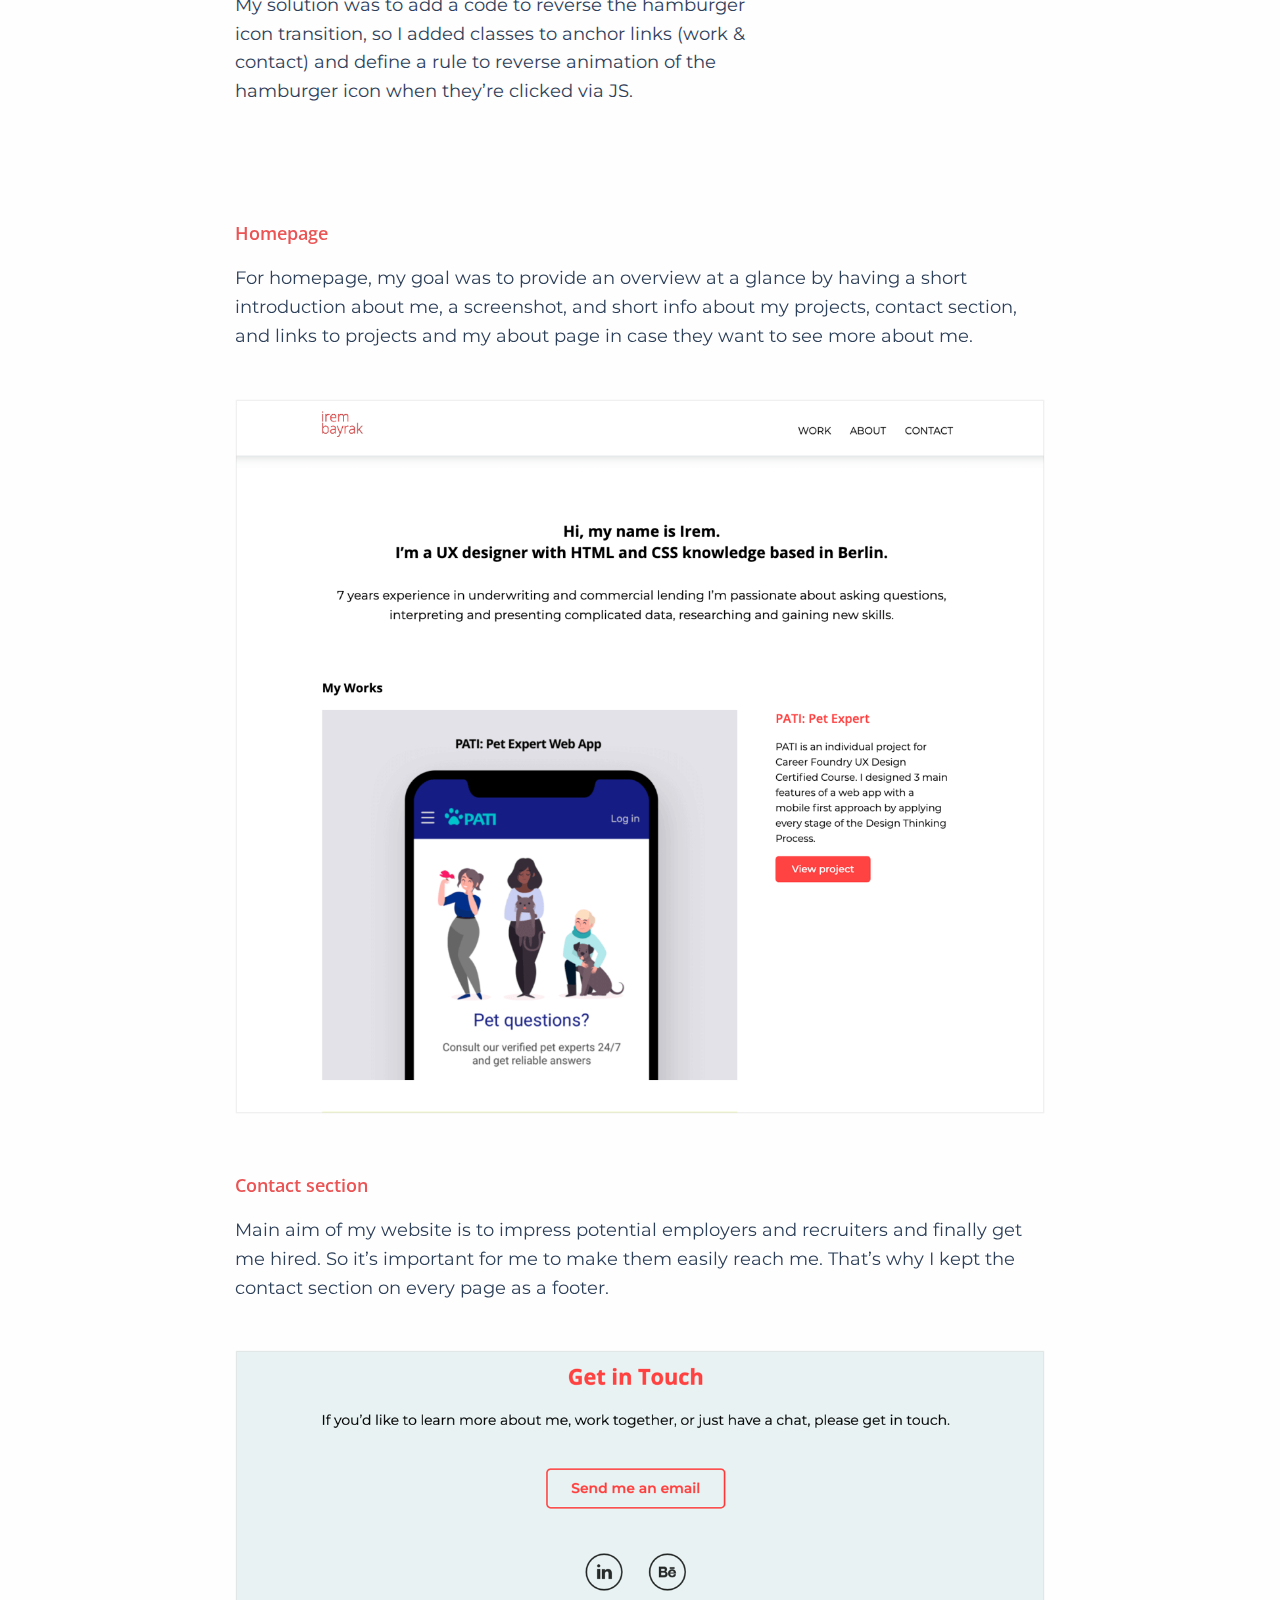
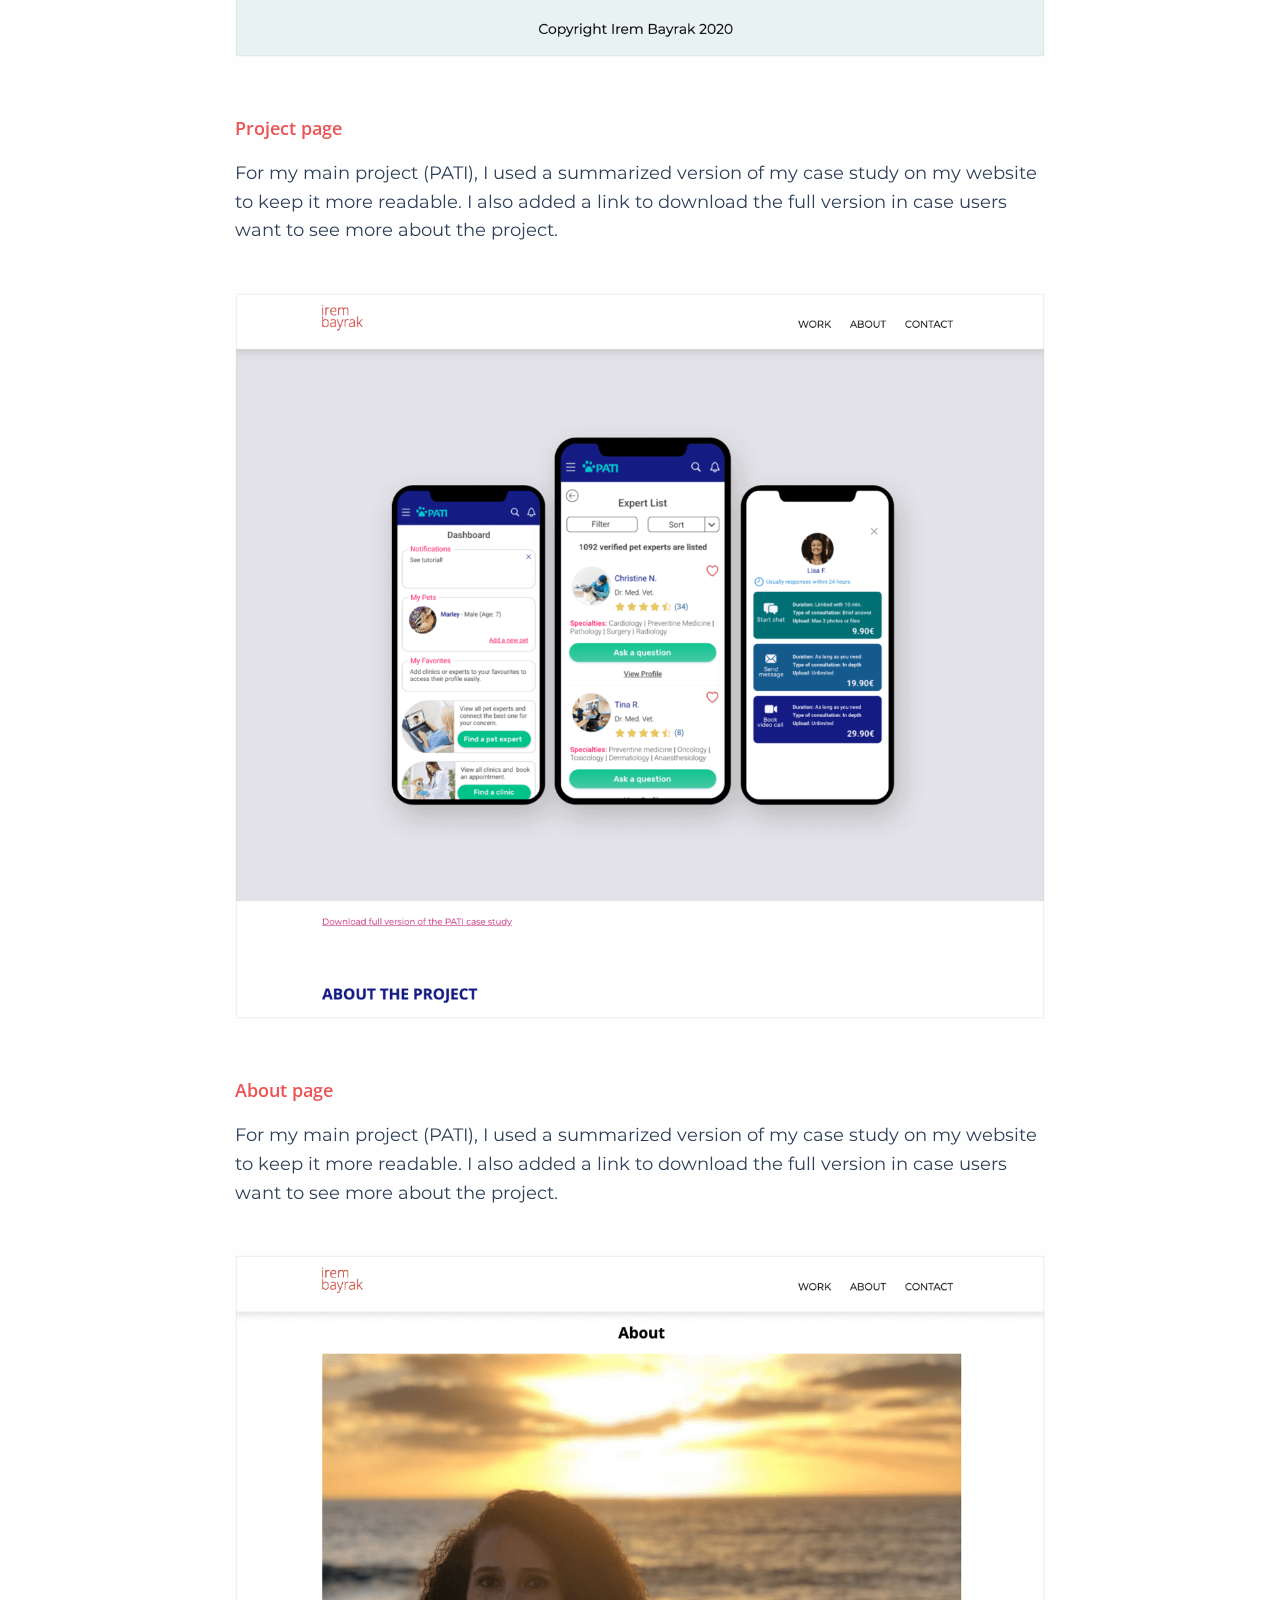
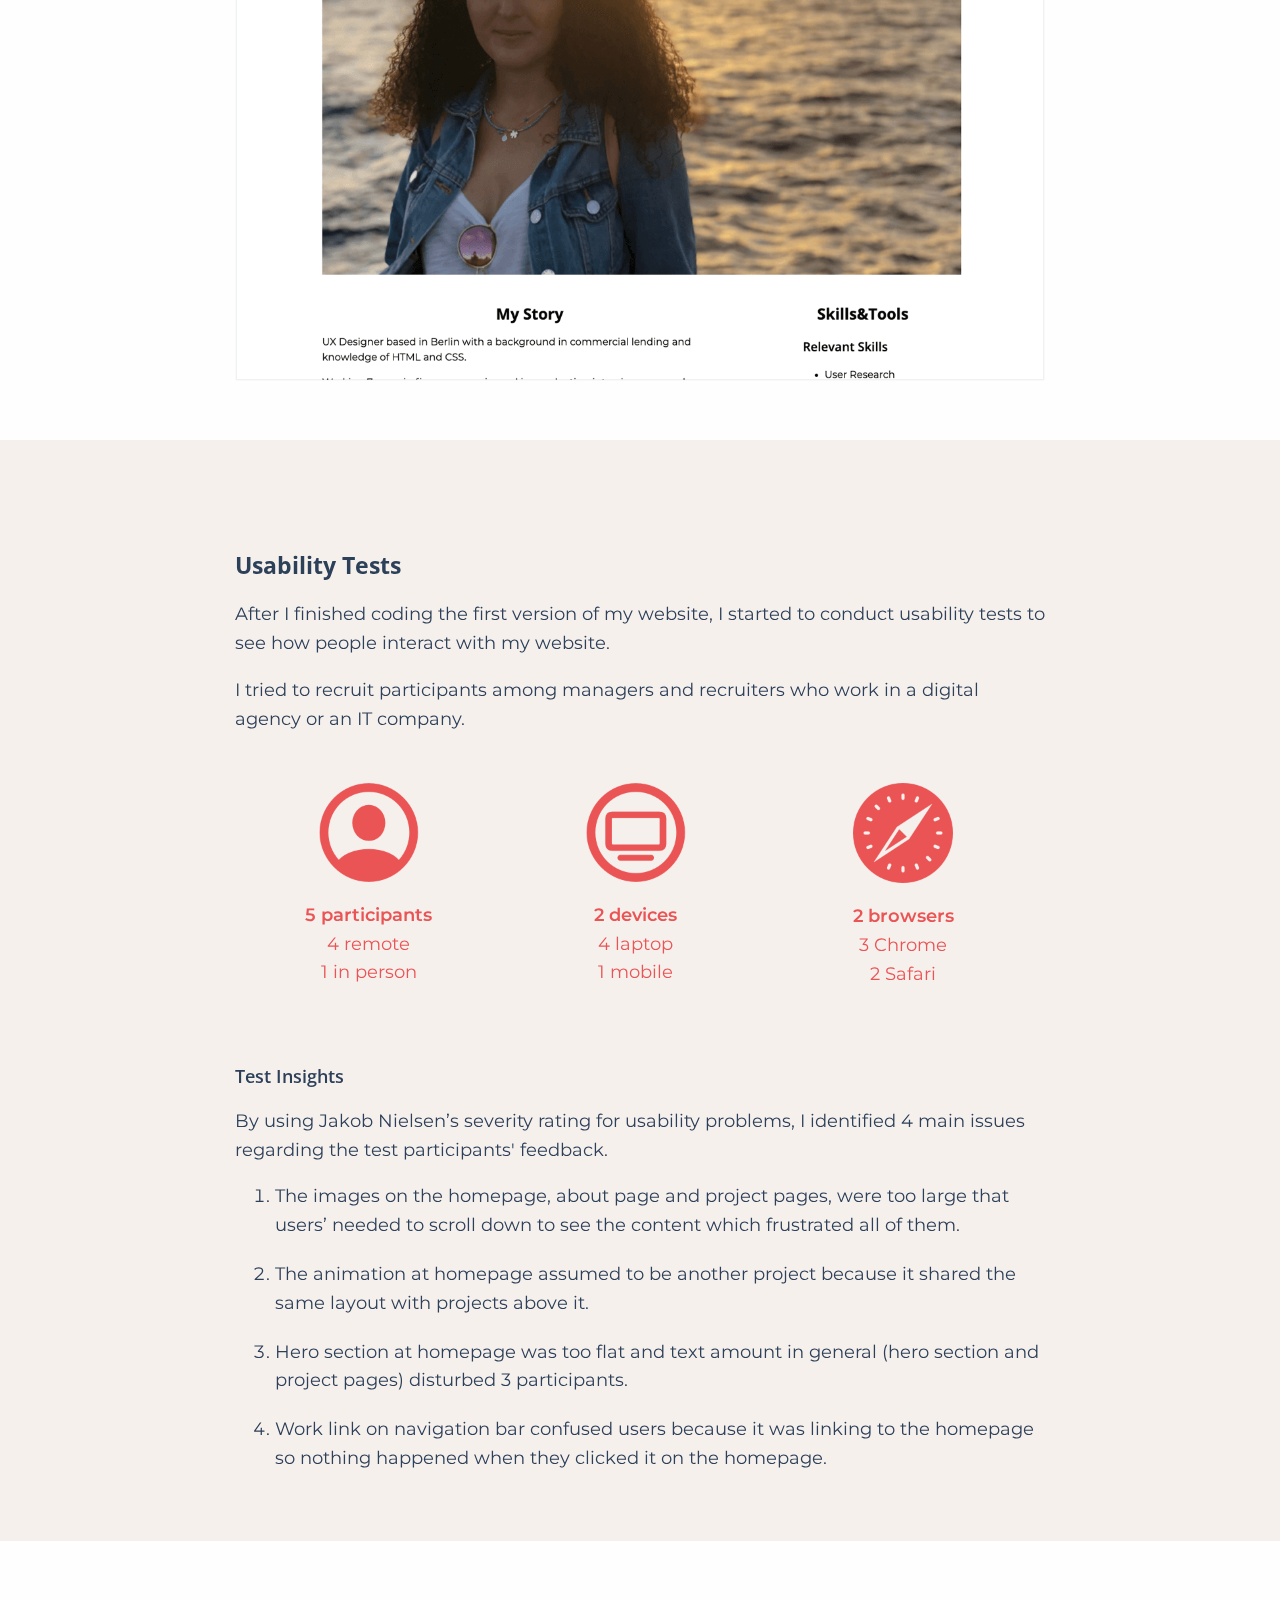
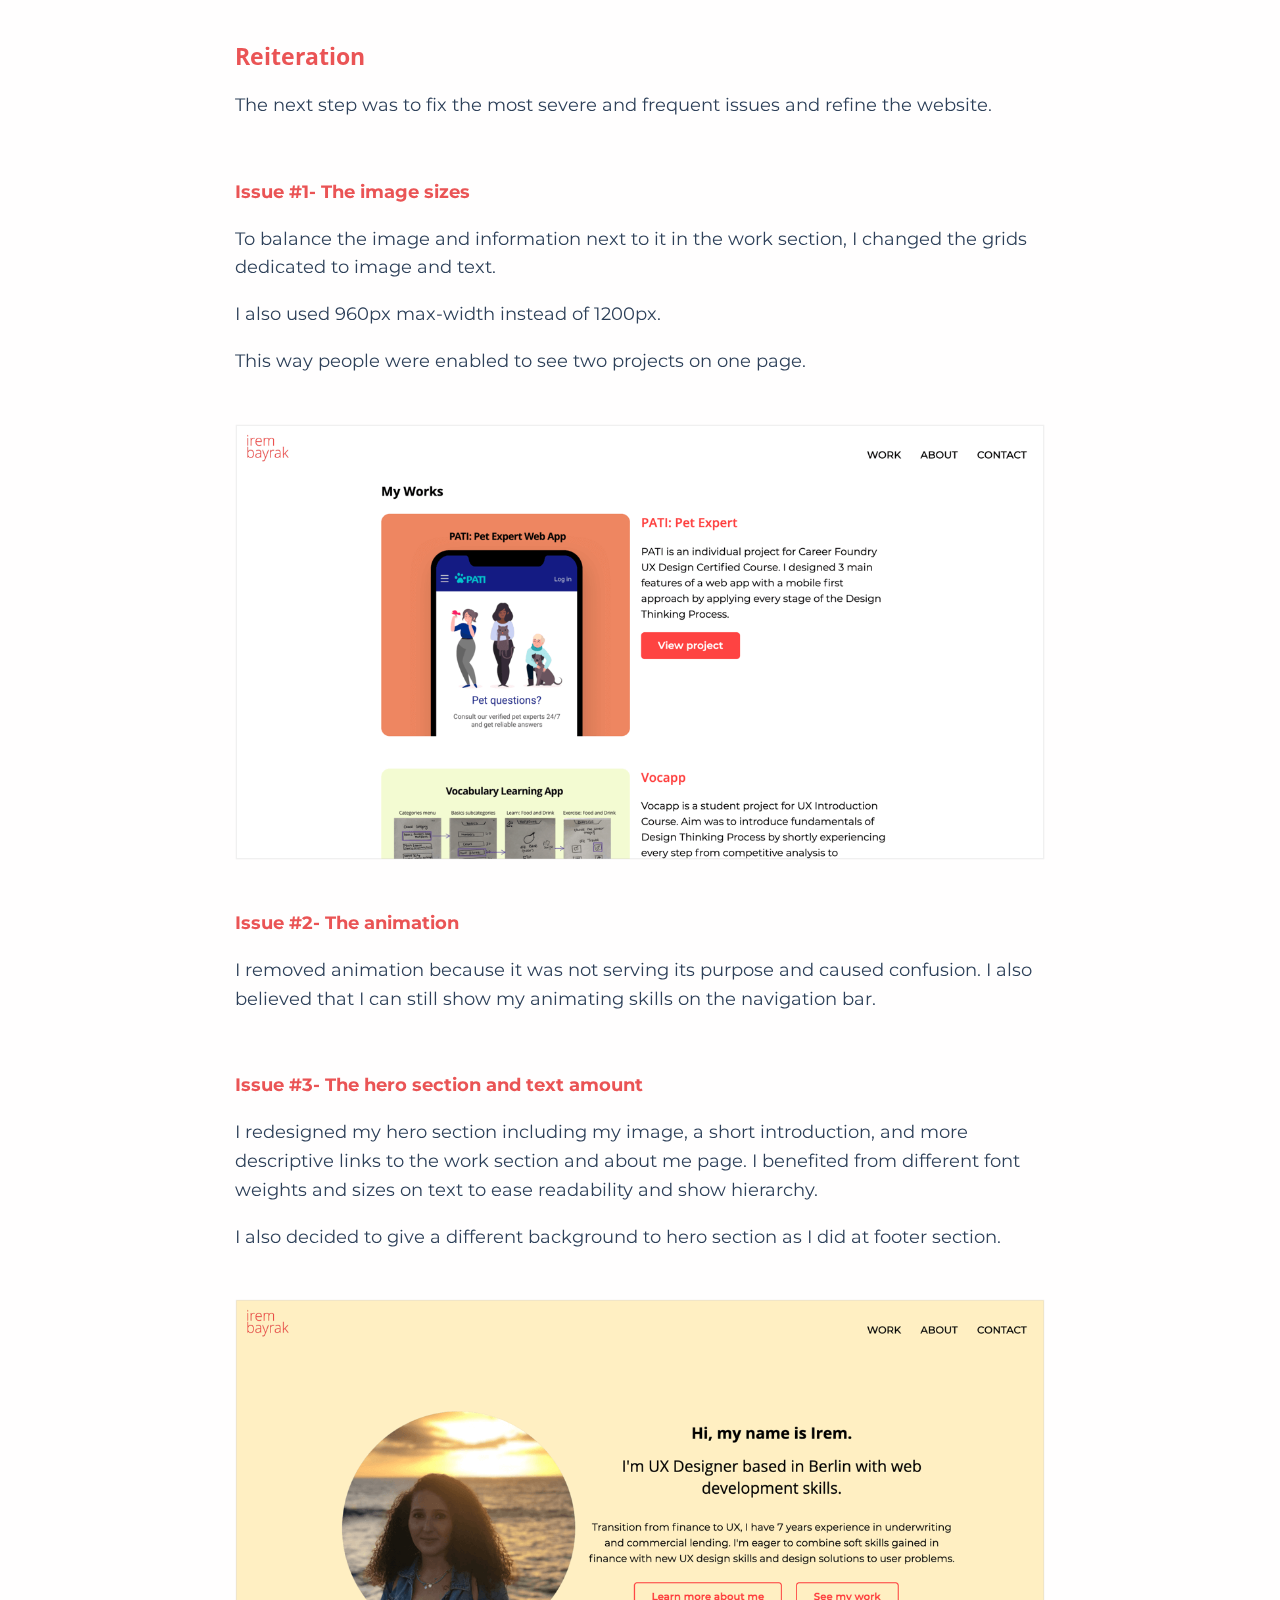
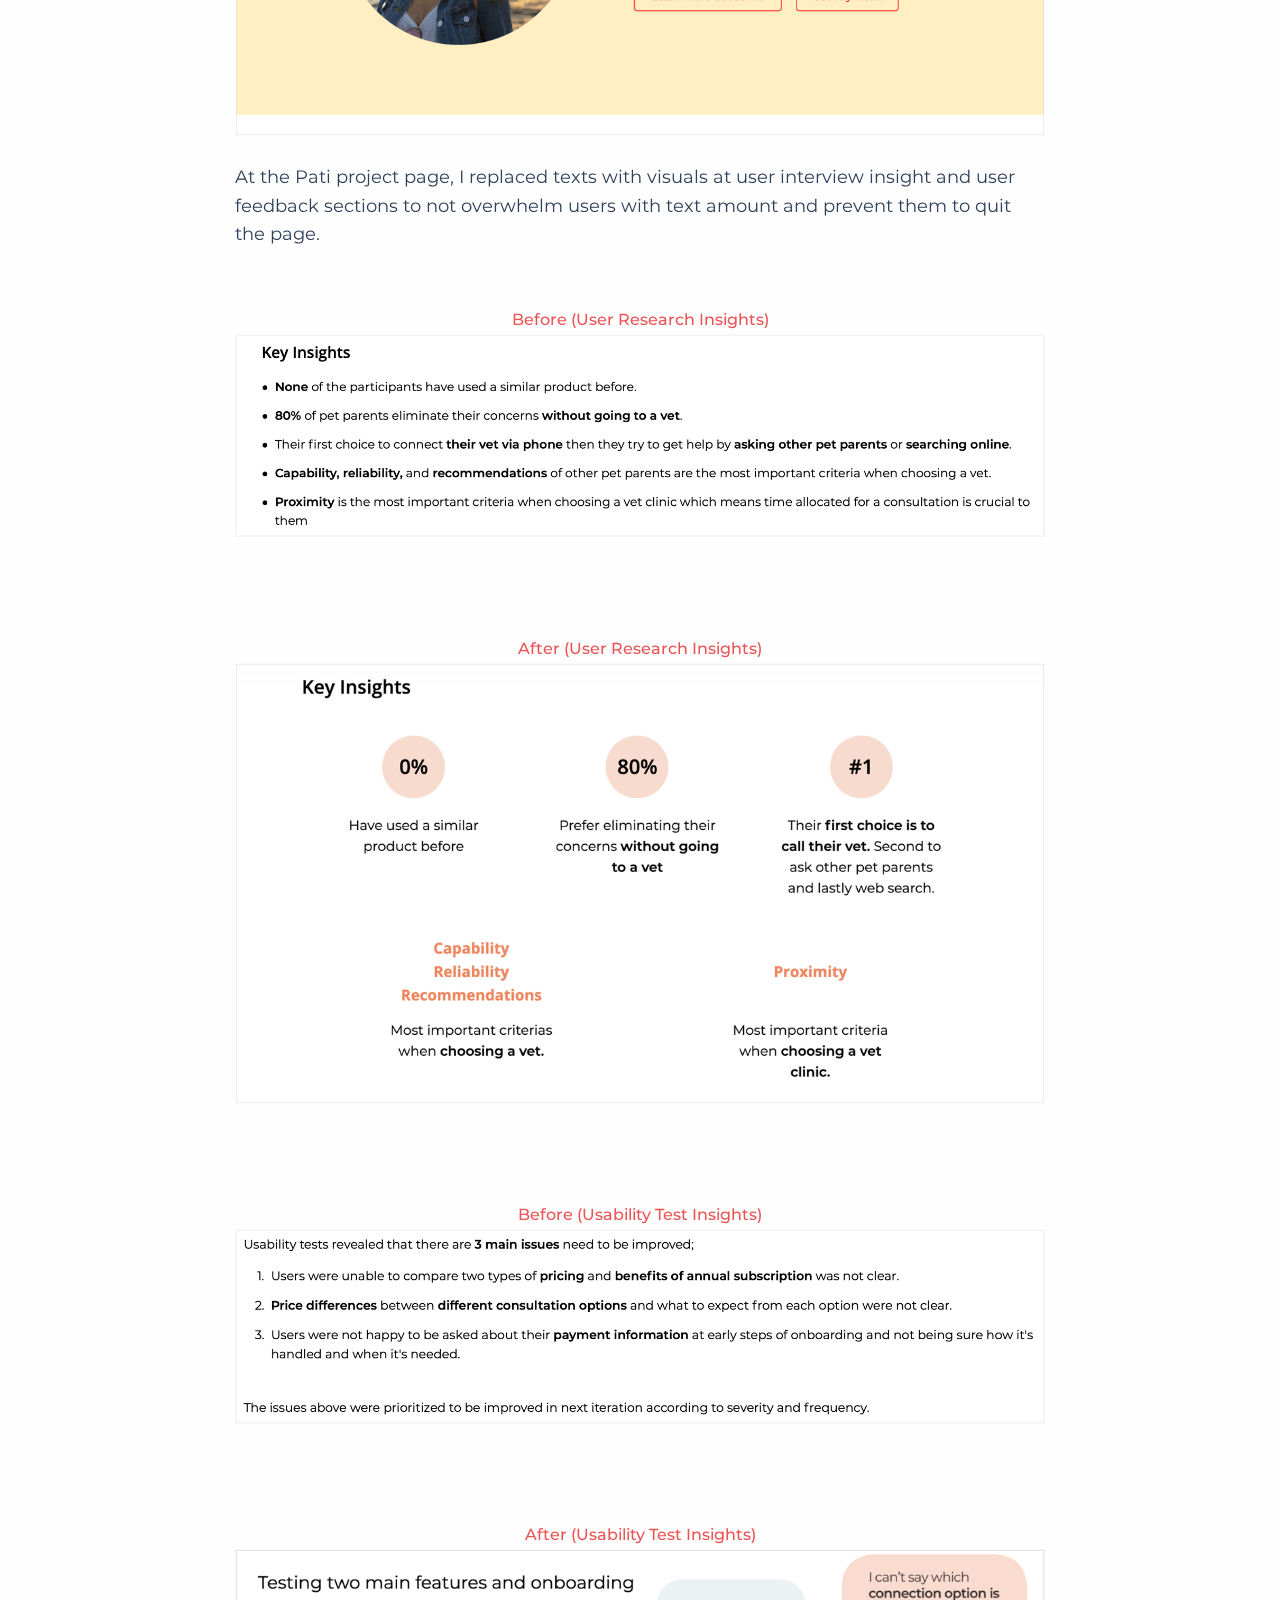
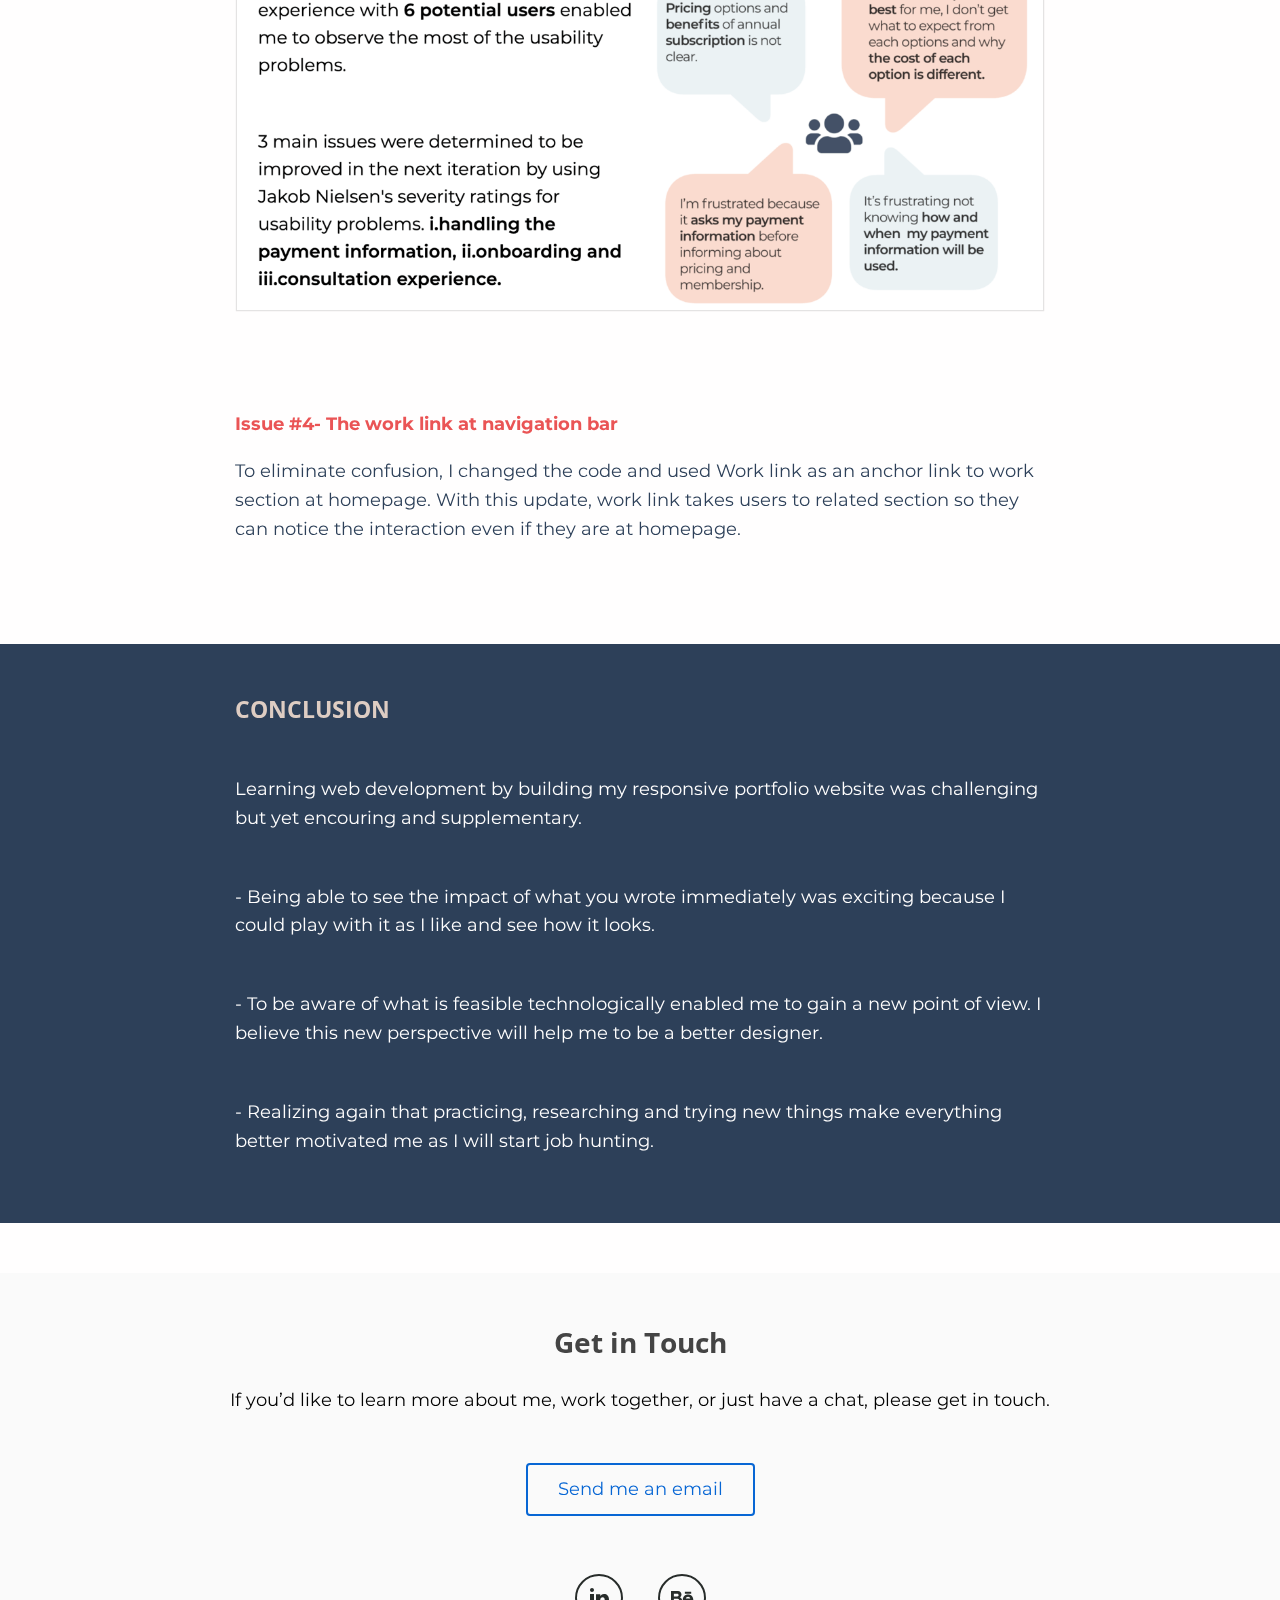
<file: website.html>
<!DOCTYPE html>
<html lang="en" dir="ltr">

<head>
  <meta charset="utf-8">
  <meta name="viewport" content="width=device-width, initial-scale=1">
  <title>Portfolio Website Project</title>
  <link rel="stylesheet" type="text/css" href="css/normalize.css">
  <link rel="stylesheet" type="text/css" href="css/style.css">
  <link href="https://fonts.googleapis.com/css2?family=Montserrat:wght@400;500;600;700&family=Open+Sans:wght@400;600;700&display=swap" rel="stylesheet">
</head>

<body id="website-body">
  <header id="navbar">
    <div class="container">
      <div class="navtoggle" id="myNavtoggle">
        <a href="index.html">
          <img id="logo" src="img/logo.svg" alt="Irem Bayrak">
        </a>
        <nav>
          <ul class="pullUp" id="shrink">
            <li class="reverse"><a href="index.html#work-section" id="menuindex" onclick="menuToggle()">Work</a></li>
            <li><a href="about.html" id="menuabout">About</a></li>
            <li class="reverse"><a href="#contact" id="menucontact" onclick="menuToggle()">Contact</a></li>
            <li class="hamburger" id="hamburger-1"><a href="javascript:void(0);" class="icon" onclick="menuToggle()">
                <span class="line"></span>
                <span class="line"></span>
                <span class="line"></span></a></li>
          </ul>
        </nav>
      </div>
    </div>
  </header>

  <main class="website-main">

    <div class="section websiteimage">
      <div class="container">
        <img src="img/website/websitemain.png" alt="Website project image">
      </div>
    </div>

    <div class="section">
      <div class="container">
        <h1>ABOUT THE PROJECT</h1>
        <p>My goal in this project was to be ready for job hunting by having my portfolio website and gaining coding skills to stand out in the job market.</p>
        <p>Building my own responsive website from scratch, I had the opportunity to get an understanding of HTML, CSS, and JavaScript and design a website by focusing on the needs of recruiters and managers in tech industry.</p>
      </div>
    </div>


    <div class="section">
      <div class="container">
        <h3>Timeline</h3>
        <p>June-Aug 2020
      </div>
    </div>

    <div class="section">
      <div class="container">
        <h2>CONTEXT</h2>
        <div class="designcont">
          <img src="img/website/design.png" class="design" alt="Design">
        </div>
        <p>The design thinking process involves creating solutions to user’s problems by considering business requirements and technological possibilities. </p>
        <p class="morespace">As I recently completed UX Bootcamp, now I have a good understanding of the user-centered design and all phases of the UX.</p>
        <p class="morespace">With 7 years of experience in finance, I collaborated with different stakeholders including clients, sales team, marketing, and risk management teams. So I’m also experienced in working with achieving business success in
          mind.</p>
        <p class="morespace">To be able to grasp the limits of technology and better communicate with developers, I took Frontend Development for Designers certified course at Career Foundry.</p>
        <p class="morespace">Having my portfolio website also allowed me to have my personal space to showcase my projects and skills to attract recruiters and managers in the tech world.</p>
      </div>
    </div>


    <div class="section">
      <div class="container">
        <h3>The Problem</h3>
        <p>As a UX designer that transitioning from finance, I want to stand out by gaining new skills to land my dream job in the near future.</p>
        <h3>The Goals</h3>
        <p>My main goals were to learn coding by designing a website that;</p>
      </div>
    </div>

    <div class="section thegoals">
      <div class="container">
        <div class="row goalrow">
          <div class="row">
            <div class="col-md-6 col-lg-4 col-xl-4">
              <img src="img/website/device.png" class="websitegoals" alt="Device">
            </div>
            <div class="col-md-6 col-lg-8 col-xl-8">
              <p>is responsive to allow users viewing my website on any device without losing usability</p>
            </div>
          </div>

          <div class="row">
            <div class="col-md-6 col-lg-4 col-xl-4">
              <img src="img/website/bar.png" class="websitegoals" alt="Bar">
            </div>
            <div class="col-md-6 col-lg-8 col-xl-8">
              <p class="toppadding">has a clear and straightforward navigation system</p>
            </div>
          </div>

          <div class="row">
            <div class="col-md-6 col-lg-4 col-xl-4">
              <img src="img/website/time.png" class="websitegoals" alt="Time">
            </div>
            <div class="col-md-6 col-lg-8 col-xl-8">
              <p>enables users access every information would need such as my projects, social media accounts, a way to contact me, my resume</p>
            </div>
          </div>

          <div class="row">
            <div class="col-md-6 col-lg-4 col-xl-4">
              <img src="img/website/info.png" class="websitegoals" alt="Info">
            </div>
            <div class="col-md-6 col-lg-8 col-xl-8">
              <p class="toppadding">allows recruiters and managers to complete tasks easily</p>
            </div>
          </div>
        </div>
      </div>
    </div>


    <div class="section">
      <div class="container">
        <h2>PROCESS</h2>
        <p>I began my design process by analyzing other UX Designers’ portfolio websites to get some inspiration and see how they present their work, how is their navigation structure, and what content they have.</p>
        <p class="morespace">Then I decided to use the wireframes provided by the course because it was prepared considering trends and the needs of recruiters and hiring managers. Following same layout with the course also allowed me to focus on
          writing clean and
          readable code.</p>
        <p class="morespace">While following the same structure with the course, I was free to use any styling I wanted to. I decided to use a white background to keep the website legible and readable but bright colors for buttons and project
          screenshots to make them
          easy to notice.</p>
      </div>
    </div>


    <div class="section">
      <div class="container">
        <h3>Navigation</h3>
        <p>It was important to keep my navigation simple, clear, and always accessible. For this reason, I used a fixed header and only 3 items on the navigation bar.</p>
        <h4>Challenge #1</h4>
        <p>My initial intention was to have a transparent navigation bar with the same background color as the section below it for every page. I also wanted to adjust the content width to keep it between the logo and menus. This way content and
          elements in the header wouldn’t overlap, menus would still be legible and I would have an appealing header.</p>
        <img src="img/website/transparentnavbars.png" class="websiteimages" alt="Tranpsarent Navigationbars">
      </div>
    </div>


    <div class="section morespace-section">
      <div class="container">
        <div class="row website-row">
          <div class="col-md-8">
            <p><b>The problem:</b> It didn’t work on mobile. On mobile, the transparent menu was causing overlapping text which makes it hard to read for everyone. </p>
            <p>Defining different styling for smaller screen sizes by using media queries didn’t work either because when scrolled JS overrode CSS styling. </p>
          </div>
          <div class="col-md-4">
            <img src="img/website/mobiletransparent.png" class="websiteimages" alt="Tranpsarent header mobile">
          </div>
        </div>
      </div>
    </div>

    <div class="section morespace-section">
      <div class="container">
        <p><b>The solution:</b> Because my main goal was building a responsive, usable website to showcase my work, design thinking and process, and also my JS skills were limited due to course scope, I decided to use a header with white background
          and shadow that shrinks on scroll to dedicate more space to content.</p>
        <img src="img/website/navigation.png" class="websiteimages" alt="Navigation bar">
      </div>
    </div>



    <div class="section">
      <div class="container">
        <div class="row website-row">
          <div class="col-md-8">
            <h4>Challenge #2</h4>
            <p>For mobile devices, I used a hamburger menu and a transition between states (three bars when closed, X when opened).</p>
            <p class="morespace"><b>The problem:</b> Work and Contact menus were anchor links. Because these links were keeping users on the same page, the hamburger icon didn’t transform to its initial state. </p>
            <p>I did a web search to fix my problem and tried to find a similar problem other people had to get an idea but I couldn’t.</p>
          </div>
          <div class="col-md-4 videotopmargin">
            <video autoplay loop muted playsinline width="200">
              <source src="video/failed.mp4" type="video/mp4">
              Your browser does not support the video tag.
            </video>
          </div>
        </div>
      </div>
    </div>

    <div class="section">
      <div class="container">
        <p class="morespace"><b>The constrains:</b>Time was an important constraint. Because I needed to focus on my main goal, getting a job. </p>
        <p class="morespace"><b>The solution:</b>I identified 3 possible solutions;</p>
        <ul>
          <li>using only the bar icon for both states, so there would be no transition and no issue</li>
          <li>using two different headers, one for large screen sizes, one for mobile devices</li>
          <li>instead of pursuing the best solution, coming up with an alternative solution to make it work</li>
        </ul>
      </div>
    </div>

    <div class="section">
      <div class="container">
        <div class="row website-row">
          <div class="col-md-8">
            <p class="morespace">I wanted to keep X state because it signals to users that they can close the menu by clicking it. Because of the time constraint, I needed to think of a practical solution instead of pursuing the best one technically.</p>
            <p class="morespace">My solution was to add a code to reverse the hamburger icon transition, so I added classes to anchor links (work & contact) and define a rule to reverse animation of the hamburger icon when they’re clicked via JS.</p>
          </div>
          <div class="col-md-4 videotopmargin2">
            <video autoplay loop muted playsinline width="200">
              <source src="video/fixed.mp4" type="video/mp4">
              Your browser does not support the video tag.
            </video>
          </div>
        </div>
      </div>
    </div>

    <div class="section">
      <div class="container">
        <h3>Homepage</h3>
        <p>For homepage, my goal was to provide an overview at a glance by having a short introduction about me, a screenshot, and short info about my projects, contact section, and links to projects and my about page in case they want to see
          more about me.</p>
        <img src=" img/website/homepage.png" class="websiteimages" alt="Homepage">
      </div>
    </div>



    <div class="section">
      <div class="container">
        <h3>Contact section</h3>
        <p>Main aim of my website is to impress potential employers and recruiters and finally get me hired. So it’s important for me to make them easily reach me. That’s why I kept the contact section on every page as a footer.</p>
        <img src=" img/website/footer.png" class="websiteimages" alt="Contact section">
      </div>
    </div>


    <div class="section">
      <div class="container">
        <h3>Project page</h3>
        <p>For my main project (PATI), I used a summarized version of my case study on my website to keep it more readable. I also added a link to download the full version in case users want to see more about the project.</p>
        <img src="img/website/projectpage.png" class="websiteimages" alt="PATI project page">
      </div>
    </div>

    <div class="section">
      <div class="container">
        <h3>About page</h3>
        <p>For my main project (PATI), I used a summarized version of my case study on my website to keep it more readable. I also added a link to download the full version in case users want to see more about the project.</p>
        <img src="img/website/aboutpage.png" class="websiteimages" alt="About page">
      </div>
    </div>


    <div class="section" id="usabilitytest">
      <div class="container">
        <h2>Usability Tests</h2>
        <p>After I finished coding the first version of my website, I started to conduct usability tests to see how people interact with my website.</p>
        <p>I tried to recruit participants among managers and recruiters who work in a digital agency or an IT company.</p>
        <div class="row testoverview">
          <div class="column overview">
            <img src="img/website/participants.png" alt="Participants">
            <p><b>5 participants</b><br>4 remote<br>1 in person</p>
          </div>

          <div class="column overview">
            <img src="img/website/testdevice.png" alt="Test device">
            <p><b>2 devices</b><br>4 laptop<br>1 mobile</p>
          </div>

          <div class="column overview" id="browser-icon">
            <img src="img/website/browser.png" class="browser" alt="Browser">
            <p><b>2 browsers</b><br>3 Chrome<br>2 Safari</p>
          </div>
        </div>
        <div>
          <h3>Test Insights</h3>
          <p>By using Jakob Nielsen’s severity rating for usability problems, I identified 4 main issues regarding the test participants' feedback.</p>
          <ol>
            <li>The images on the homepage, about page and project pages, were too large that users’ needed to scroll down to see the content which frustrated all of them.</li>
            <li class="listspace"> The animation at homepage assumed to be another project because it shared the same layout with projects above it.</li>
            <li class="listspace">Hero section at homepage was too flat and text amount in general (hero section and project pages) disturbed 3 participants.</li>
            <li class="listspace">Work link on navigation bar confused users because it was linking to the homepage so nothing happened when they clicked it on the homepage.</li>
        </div>
      </div>
    </div>

    <div class="section">
      <div class="container">
        <h2>Reiteration</h2>
        <p>The next step was to fix the most severe and frequent issues and refine the website.</p>
        <strong>Issue #1- The image sizes</strong>
        <p>To balance the image and information next to it in the work section, I changed the grids dedicated to image and text.</p>
        <p>I also used 960px max-width instead of 1200px.</p>
        <p>This way people were enabled to see two projects on one page.</p>
        <img src="img/website/issue1.png" class="websiteimages" alt="Issue #1">
      </div>
    </div>


    <div class="section">
      <div class="container">
        <strong>Issue #2- The animation</strong>
        <p>I removed animation because it was not serving its purpose and caused confusion. I also believed that I can still show my animating skills on the navigation bar.</p>
        <strong>Issue #3- The hero section and text amount</strong>
        <p>I redesigned my hero section including my image, a short introduction, and more descriptive links to the work section and about me page. I benefited from different font weights and sizes on text to ease readability and show hierarchy.
        </p>
        <p>I also decided to give a different background to hero section as I did at footer section.</p>
      </div>
    </div>

    <div class="section">
      <div class="container">
        <img src="img/website/issue3.png" class="websiteimages" alt="Issue #3">
        <p>At the Pati project page, I replaced texts with visuals at user interview insight and user feedback sections to not overwhelm users with text amount and prevent them to quit the page.</p>
      </div>
    </div>


    <div class="section" id="reiteration">
      <div class="container">
        <strong>Before (User Research Insights)</strong>
        <img src="img/website/before1.png" alt="Before (User Research Insights)">
        <strong>After (User Research Insights)</strong>
        <img src="img/website/after1.png" alt="After (User Research Insights)">
        <strong>Before (Usability Test Insights)</strong>
        <img src="img/website/before2.png" alt="Before (User Research Insights)">
        <strong>After (Usability Test Insights)</strong>
        <img src="img/website/after2.png" alt="After (User Research Insights)">
      </div>
    </div>

    <div class="section">
      <div class="container">
        <strong>Issue #4- The work link at navigation bar</strong>
        <p>To eliminate confusion, I changed the code and used Work link as an anchor link to work section at homepage. With this update, work link takes users to related section so they can notice the interaction even if they are at homepage.
        </p>
      </div>
    </div>

    <div class="section" id="website-conclusion">
      <div class="container">
        <h2>CONCLUSION</h2>
        <p>Learning web development by building my responsive portfolio website was challenging but yet encouring and supplementary.</p>
        <p class="morespace">- Being able to see the impact of what you wrote immediately was exciting because I could play with it as I like and see how it looks.</p>
        <p class="morespace">- To be aware of what is feasible technologically enabled me to gain a new point of view. I believe this new perspective will help me to be a better designer.</p>
        <p class="morespace">- Realizing again that practicing, researching and trying new things make everything better motivated me as I will start job hunting.</p>
      </div>
    </div>


  </main>

  <footer id="contact">
    <div class="container">
      <h2>Get in Touch</h2>
    </div>
    <div class="section">
      <div class="container">
        <p>
          If you’d like to learn more about me, work together, or just have a chat, please get in touch.
        </p>
      </div>
    </div>
    <div class="section">
      <div class="container">
        <a href="mailto:irembayrak1@gmail.com" class="button contact">Send me an email</a>
      </div>
    </div>
    <div class="section">
      <div class="container">
        <ul>
          <li class="smicon"> <a href="https://www.linkedin.com/in/irembayrak/" target="_blank">
              <img src="img/linkedin.svg" alt="linkedin">
            </a></li>
          <li class="smicon">
            <a href="https://www.behance.net/irembayrak" target="_blank">
              <img src="img/behance.svg" alt="behance">
            </a></li>
        </ul>
      </div>
    </div>
    <div>
      <p>Copyright Irem Bayrak 2020</p>
    </div>
  </footer>
  <script src="https://code.jquery.com/jquery-3.5.1.min.js" integrity="sha256-9/aliU8dGd2tb6OSsuzixeV4y/faTqgFtohetphbbj0=" crossorigin="anonymous"></script>
  <script src="js/scripts.js"></script>
</body>

</html>
</file>
<file: css/style.css>
/*
Colors used:
Logo-title (red): #FF4242;
Vocap project (light green): #F4FAD2;
Pati project (orange): #EE8761;
Footer (light blue): #E8F2F2;
*/
* {
  box-sizing: border-box;
}

body {
  background-color: #ffffff;
  font-family: 'Montserrat', sans-serif;
  font-size: 16px;
  /* Sets the font size to 16px */
  font-weight: 400;
  /* Sets the font weight to 300 */
  line-height: 1.6;
  /* Sets the line-height to 1.6 * the font-size */
  color: #000000;
}

h1, h2, h3, h4 {
  line-height: 1.4;
  font-family: 'Open Sans', sans-serif;
}

h1 {
  font-size: 1.5625em;
  font-weight: 700;
}

h2 {
  font-size: 1.25em;
  font-weight: 700;
}

h3 {
  font-size: 1.25em;
  font-weight: 600;
}

h4 {
  font-size: 1em;
  font-weight: 600;
}

b {
  font-weight: 600;
}

img {
  width: 100%;
}

a {
  color: #ffffff;
  font-weight: 600;
}

a:visited {
  color: #ffffff;
}

a:hover, a:focus {
  color: #fffff;
}

.button:hover, .button:focus {
  background-color: #0766D4;
  color: #ffffff;
}

a:active {
  color: #000000;
}

.button {
  display: inline-block;
  background-color: #0766D4;
  font-weight: 400;
  padding: 10px 30px;
  border-radius: 4px;
  /* width of the border, type, color */
  transition: 0.1s opacity;
  text-decoration: none;
  width: 100%;
  text-align: center;
}

.button:hover {
  opacity: 0.8;
}

.button.contact {
  background-color: transparent;
  color: #0766D4 !important;
  border: 2px solid #0766D4;
  transition: 0.2s color;
  margin: 30px 0;
}

.button.contact:hover {
  background-color: #0766D4;
  color: #ffffff !important;
}

/* Layout styling */
.container {
  padding: 0 15px;
}

.widecontainer {
  padding: 0 15px;
}

.row {
  margin: 25px 0;
  /* 25px top and bottom, 0 left and right */
}

#work .row {
  padding-bottom: 25px;
}

#userresearch .row {
  margin: 0;
  /* 25px top and bottom, 0 left and right */
}

header {
  padding: 10px 0 4px;
  position: fixed;
  transition: 0.2s;
  width: 100%;
  background: white;
  box-shadow: 0px 0px 10px -6px rgba(148, 148, 148, 1);
}

header .container {
  max-width: 1440px;
}

#index .container {
  max-width: 960px;
}

#hero .widercontainer {
  padding: 0 15px;
}

.storyboard .widercontainer {
  padding: 25px 15px;
  margin-top: 25px;
}

#aboutmain .container {
  max-width: 1200px;
}

footer .container {
  max-width: 1200px;
}

nav>ul {
  list-style-type: none;
  padding: 0;
}

nav>ul>li>a {
  text-transform: uppercase;
  text-decoration: none;
  font-weight: 400;
  color: #000000;
  border-bottom: 2px solid transparent;
  transition: 0.2s;
}

nav>ul>li>a:visited {
  color: #000000;
}

#hero h1 {
  padding: 0.67em 0;
  text-align: left;
  margin: 0;
}

#hero p {
  font-size: 1em;
  text-align: left;
  font-family: 'Montserrat', sans-serif;
}

#hero span {
  display: block;
}

.links {
  text-align: center;
}

#work h3 {
  color: #000000;
  margin-bottom: 10px;
}

main {
  padding-top: 64px;
}

h1, h2 {
  margin-top: 50px;
}

h3 {
  margin-top: 10px;
}

footer {
  background-color: #fafafa;
  text-align: center;
  padding: 30px 0;
  margin-top: 50px;
}

footer h2 {
  color: #444444;
  margin-top: 0px;
  font-size: 1.5625em;
}

footer ul {
  list-style-type: none;
  padding: 10px;
}

footer ul>li {
  display: inline-block;
  padding: 0 15px;
}

#aboutmain h1 {
  text-align: center;
  margin: 0.67em 0;
}

#aboutmain h2 {
  text-align: left;
  margin: 0.67em 0;
  margin-top: 50px;
}

.copyright {
  font-weight: 300;
  font-size: 14px;
}

.patiimg1 {
  background-color: #D4D372;
}

.dashboardhero {
  background-color: #72D4B9;
  padding: 50px 0;
  vertical-align: middle;
}

.patiimg1 img {
  width: 90%;
  padding: 50px 0;
  display: block;
  margin-left: auto;
  margin-right: auto;
}

.paticompetitors {
  max-height: 150px;
  max-width: 178px;
  margin-left: 50px;
}

.patimain h1, .patimain h2 {
  color: #151c83;
  margin-bottom: 25px;
}

.patimain ul {
  padding-left: 20px;
}

.patimain li {
  margin: 0 0 15px 0;
}

.vocappmain h1, .vocappmain h2 {
  color: #491f9e;
}

.vocappmain h4 {
  color: #4c5773;
}

.vocappmain ul {
  padding-left: 20px;
}

.vocappmain li {
  margin: 0 0 15px 0;
}

.download {
  font-size: 0.875em;
  padding-top: 25px;
  margin-bottom: 50px;
}

.download a {
  color: #c1307f;
}

.column-tools span {
  display: block;
  font-size: 16px;
  text-align: center;
}

.column-tools ul {
  list-style-type: none;
  padding: 0px;
}

.column-tools ul>li {
  float: left;
  width: 50%;
  padding: 0 5px;
  text-align: center;
  margin: 0 0 30px;
  list-style-type: none;
}

.column-tools img {
  height: 50px;
  width: auto;
}

.column-storyboard {
  float: left;
  text-align: left;
  margin-left: 10px;
  margin-bottom: 40px;
  list-style-type: none;
  display: table;
  justify-content: center;
  font-family: 'Shadows Into Light', cursive;
  font-size: 20px;
}

.column-storyboard img {
  height: auto;
  width: 100%;
}

.vocappimage {
  background-color: #f4fad2
}

.competitors ul {
  list-style-type: none;
  padding: 0px;
}

.competitors ul>li {
  float: left;
  width: 33.333333%;
  padding: 10px;
  text-align: center;
  margin: 0 0 10px;
  list-style-type: none;
}

.competitors svg {
  height: 30px;
  width: auto;
}

.competitors img {
  max-width: 100px;
}

strong {
  /* design process sub headings, I gave strong instead of h4 etc. */
  padding-top: 40px;
  display: inline-block;
  /* I added this because padding-top overlapped with the p above the heading*/
}

.row::after, .competitors ul:after {
  content: "";
  clear: both;
  display: table;
}

.navtoggle li:not(:last-child) {
  display: none;
}

.navtoggle, .navtoggle.responsive {
  position: relative;
}

.navtoggle.responsive li {
  display: block;
}

.navtoggle li .icon {
  position: absolute;
  right: 0;
  top: 10px;
  font-size: 20px;
}

#logo {
  max-width: 60px;
  margin-top: 5px;
  transition: 0.5s;
}

#active-mobile {
  background-color: #D9F192;
}

nav>ul {
  list-style-type: none;
  padding: 0;
  margin: 0;
}

.navtoggle.responsive nav {
  padding: 24px 0 0;
}

.navtoggle.responsive li {
  display: block;
  text-align: center;
  padding: 10px 0;
  border-top: 1px solid #d8d8d8;
}

.navtoggle.responsive li:last-child {
  padding: 0 0 10px;
}

.hamburger .line {
  width: 30px;
  height: 2px;
  background-color: #000;
  display: block;
  margin: 6px auto;
  -webkit-transition: all 0.3s ease-in-out;
  -o-transition: all 0.3s ease-in-out;
  transition: all 0.3s ease-in-out;
}

.dashboardconclusion h3 {
  margin-top: 50px;
}

.hamburger:hover {
  cursor: pointer;
}

#hamburger-1.is-active .line:nth-child(2) {
  opacity: 0;
}

#hamburger-1.is-active .line:nth-child(1) {
  -webkit-transform: translateY(8px) rotate(45deg);
  -ms-transform: translateY(8px) rotate(45deg);
  -o-transform: translateY(8px) rotate(45deg);
  transform: translateY(8px) rotate(45deg);
}

#hamburger-1.is-active .line:nth-child(3) {
  -webkit-transform: translateY(-8px) rotate(-45deg);
  -ms-transform: translateY(-8px) rotate(-45deg);
  -o-transform: translateY(-8px) rotate(-45deg);
  transform: translateY(-8px) rotate(-45deg);
}

#hamburger-1.reverse-animate .line:nth-child(2) {
  opacity: 1;
}

#hamburger-1.reverse-animate .line:nth-child(1) {
  -webkit-transform: translateY(-8px) rotate(-45deg);
  -ms-transform: translateY(-8px) rotate(-45deg);
  -o-transform: translateY(-8px) rotate(-45deg);
  transform: translateY(-8px) rotate(-45deg);
}

#hamburger-1.reverse-animate .line:nth-child(3) {
  -webkit-transform: translateY(8px) rotate(45deg);
  -ms-transform: translateY(8px) rotate(45deg);
  -o-transform: translateY(8px) rotate(45deg);
  transform: translateY(8px) rotate(45deg);
}

.userflowcont img {
  padding-top: 50px;
}

.patiimages {
  padding-top: 30px;
}

#userinterface {
  background-color: #e3e2e8;
  padding: 30px 0 50px 0;
  margin-top: 50px;
}

#userinterface img {
  max-width: 500px;
}

#userinterface h2 {
  margin: 20px 0 30px 0;
}

#conclusion {
  padding-bottom: 50px;
}

#whatispati {
  margin-top: 100px;
  padding: 50px 0;
  background-image: linear-gradient(to bottom, #0b1065, #151c83);
}

#whatispati h3 {
  color: #ffffff;
  padding-top: 30px;
}

#whatispati p {
  color: #e3e2e8;
  max-width: 500px;
}

#problem {
  background-color: #e3e2e8;
  padding: 10px 0 50px 0;
  margin-top: 100px;
}

#problem h2 {
  margin-top: 68px;
}

#flow2 {
  padding-top: 50px;
}

.wireframes {
  margin-top: 50px;
  padding: 50px 0;
  background: #F5F3F0;
}

.morespace {
  margin-top: 50px;
}

.smicon:hover {
  transform: translateY(-4px);
  transition: 0.3s;
}

.prototype {
  text-align: center;
  background-color: #e3e2e8;
}

.button.prototype {
  display: inline-block;
  color: #151c83 !important;
  transition: 0.1s color ease-in-out;
  margin-bottom: 50px;
  background-color: transparent;
  border: 2px solid #151c83;
  width: 100%;
}

.button.prototype:hover {
  background-color: #151c83;
  color: #ffffff !important;
}

.button.dashboardprototype {
  color: #403646 !important;
  transition: 0.1s color ease-in-out;
  margin-bottom: 50px;
  background-color: transparent;
  border: 2px solid #403646;
  width: 100%;
}

.button.dashboardprototype:hover {
  background-color: #403646;
  color: #ffffff !important;
}

.prototype {
  text-align: center;
  background-color: #e3e2e8;
}

#dashboardprototypebutton {
  text-align: center;
  margin: auto;
  margin-top: 50px;
}

#buttoncv {
  text-align: center;
  margin: auto;
  margin-top: 30px;
}

.visualdesign {
  margin: 75px 0;
  padding: 75px 0;
  background-color: #DADDE2;
}

.visualdesign h2 {
  margin-top: 0;
}

.button.links {
  background-color: transparent;
  color: #ff4242 !important;
  border: 2px solid #ff4242;
  transition: 0.2s color;
  margin: 10px 10px 10px 0;
}

.button.links:hover {
  background-color: #ff4242;
  color: #ffffff !important;
}

#hero {
  padding-top: 10px;
  background-color: #fafafa;
}

#hero span {
  display: block;
  margin-top: 20px;
  font-weight: 500;
}

#hero img {
  display: block;
  margin-left: auto;
  margin-right: auto;
  width: 30%;
}

#usabilityissues {
  padding: 50px 0;
  background: #F0F2F5;
}

#usabilityissues span {
  padding: 20px;
  font-size: 14px;
  display: block;
  max-width: 400px;
  margin-left: auto;
  margin-right: auto;
}

#usabilityissues img {
  display: block;
  margin-left: auto;
  margin-right: auto;
  max-width: 300px;
  width: auto;
  height: auto;
  max-height: 450px;
}

.projectsmainpage {
  border-radius: 4px;
}

.projectsmainpage:hover {
  opacity: 80%
}

#work h2 {
  margin-top: 51px;
}

.oval {
  background: #32175E;
  margin: auto;
  width: 60px;
  height: 60px;
  border-radius: 50%;
  display: flex;
  align-items: center;
  justify-content: center;
}

.oval span {
  font-size: 18px;
  font-weight: 600;
  color: #ffffff;
  width: auto;
  display: block;
  font-family: 'Open Sans', sans-serif;
}

.rectangle {
  background: #F8F8F8;
  margin: auto;
  width: auto;
  height: auto;
  display: flex;
  align-items: center;
  justify-content: left;
  margin-top: 50px;
}

.rectangle span {
  padding: 20px 0;
  font-size: 18px;
  font-weight: 400;
  color: #000000;
  width: auto;
  display: block;
  font-family: 'Open Sans', sans-serif;
}

.rectangle2 {
  background: #F8F8F8;
  margin: auto;
  width: auto;
  height: auto;
  display: flex;
  align-items: center;
  justify-content: left;
  margin-top: 50px;
}

.rectangle2 span {
  padding: 20px 0;
  font-size: 18px;
  font-weight: 400;
  color: #000000;
  width: auto;
  display: block;
  font-family: 'Open Sans', sans-serif;
}

.userinsight-text span {
  font-family: 'Open Sans', sans-serif;
  font-size: 16px;
  color: #32175E;
  font-weight: 700;
  display: flex;
  height: 75px;
  margin: auto;
  align-items: center;
  justify-content: center;
}

.userinsight .insight {
  float: left;
  width: 100%;
  text-align: center;
  list-style-type: none;
}

h1 {
  font-size: 25px;
  position: relative;
}

.insight {
  padding: 20px 0;
  margin-bottom: 10px;
  border: 2px solid;
  border-color: white;
  border-radius: 10px;
  box-shadow: 0 4px 3px 0px rgba(145, 145, 145, 0.1);
}

.userinsight {
  margin-top: 50px;
}

.userinsight p {
  width: auto;
  margin: auto;
  margin-top: 20px;
  max-width: 250px;
}

.websiteimage {
  background: #2d4059;
}

.websiteimage img {
  padding: 50px 0 30px 0;
}

.website-main h1, .website-main h2, .website-main h3 {
  color: #ea5455;
}

.website-main p, .website-main li {
  color: #2d4059;
}

.website-main h3 {
  margin-top: 50px;
  font-size: 18px;
}

.design {
  max-width: 400px;
  margin-top: 20px;
}

.designcont {
  text-align: center;
}

.websitegoals {
  max-width: 100px;
}

.negativemargin {
  margin-left: 0px;
}

.toppadding {
  padding-top: 10px;
}

.websiteimages {
  margin-top: 30px;
}

#usabilitytest {
  background: #f6f0ed;
  margin-top: 50px;
  padding: 10px 0 50px 0;
}

#usabilitytest h2 {
  color: #2d4059;
}

#usabilitytest h3 {
  color: #2d4059;
  margin-top: 0;
}

.testoverview {
  margin: 50px 0 75px 0;
}

.listspace {
  margin-top: 20px;
}

.website-main strong {
  color: #ea5455;
}

#reiteration strong {
  color: #EA5455;
  font-weight: 500;
  font-size: 16px;
}

#reiteration img {
  margin-bottom: 50px;
}

#reiteration {
  text-align: center;
}

#website-conclusion {
  background: #2D4059;
  padding: 100px 0;
}

#website-conclusion h2 {
  margin-top: 0;
  margin-bottom: 50px;
  color: #DECDC3;
}

#website-conclusion p {
  color: #fffefe;
}

#website-body {
  background: #fffefe;
}

.row::after, .testoverview:after {
  content: "";
  clear: both;
  display: table;
}

.website-row:after {
  content: "";
  clear: both;
  display: table;
}

.videotopmargin {
  margin-top: 85px;
}

.videotopmargin2 {
  margin-top: 50px;
}

.morespace-section {
  margin-top: 25px;
}

.testoverview p {
  width: auto;
  margin: auto;
  margin-top: 10px;
  max-width: 200px;
  color: #ea5455;
}

.testoverview .overview {
  float: left;
  width: 50%;
  text-align: center;
  padding: 0 20px;
}

.testoverview img {
  max-width: 100px;
}

#browser-icon {
  float: left;
  width: 100%;
  margin-top: 50px;
}

.row::after, .goalrow:after {
  content: "";
  clear: both;
  display: table;
}

.thegoals {
  float: left;
  text-align: center;
  width: 100%;
}

.thegoals img {
  max-width: 75px;
}

.thegoals p {
  margin-top: 0px;
}

#index h3 {
  margin: 0;
}

#usabilityissues2 {
  padding: 0;
}

#usabilityissues2 p {
  font-size: 14px;
  margin-left: 0px;
}

#usabilityissues3 p {
  font-size: 14px;
  margin-left: 0px;
}

#usabilityissues4 p {
  font-size: 14px;
}

#usabilityissues4 {
  padding-top: 0;
}

#issue4 {
  padding-top: 50px;
}

#issue3 {
  background: #F5F0F0;
  padding-top: 50px;
}

#issue1 {
  background: #F0F2F5;
  padding-top: 20px;
  margin-top: 50px;
}

#issue2 {
  padding-top: 50px;
}

#issue1 p {
  margin: 0;
}

#issue3 p {
  margin: 0;
}

#usabilityissues3 {
  padding: 50px 0;
  background: #F5F0F0;
}

#dashboardchallenge {
  background: #E5D9D6;
  margin: 50px 0;
  padding: 10px 0 100px 0;
}

.storyboard {
  background: #E9F0EB;
}

.postit {
  background: #feff9c;
  margin: auto;
  width: 250px;
  height: 200px;
  display: flex;
  align-items: center;
  justify-content: center;
  transform: rotate(2deg);
  box-shadow: -2px 2px 2px rgba(0, 0, 0, 0.3);
  margin-top: 30px;
}

.postit2 {
  background: #ADF8FA;
  margin: auto;
  width: 250px;
  height: 200px;
  display: flex;
  align-items: center;
  justify-content: center;
  transform: rotate(2deg);
  box-shadow: -2px 2px 2px rgba(0, 0, 0, 0.3);
  margin-top: 30px;
}

.postit span {
  font-size: 16px;
  font-weight: 600;
  max-width: 200px;
  color: #000000;
  width: auto;
  display: block;
  font-family: 'Shadows Into Light', cursive;
}

.postit2 span {
  font-size: 16px;
  font-weight: 600;
  max-width: 200px;
  color: #000000;
  width: auto;
  display: block;
  font-family: 'Shadows Into Light', cursive;
}

.failure {
  background: #EFDDDD;
  margin: auto;
  width: auto;
  height: auto;
  align-items: center;
  justify-content: left;
  margin-top: 50px;
  padding: 20px;
}

.failure strong {
  padding: 0;
  color: #BA7676;
}

.seconditeration img {
  max-width: 600px;
}

.dashboardcardflow {
  margin: 50px 0;
  padding: 50px 0;
  background-color: #403646;
}

.portfoliopage {
  margin: 75px 0;
}

.notifications {
  margin: 75px 0;
}

.newnotifications {
  margin-bottom: 75px;
}

.seconditeration h4 {
  margin-top: 50px;
}

.statoptions {
  padding: 50px 0;
  background-color: #DDDBDE;
}

.statoptionsimg {
  background-color: #DDDBDE;
}

.newstats {
  margin: 50px 0;
  padding: 50px 0;
  background-color: #F7F7F7;
}

.clientlist {
  margin-top: 75px;
}

.row::after, .dashboardresearch:after {
  content: "";
  clear: both;
  display: table;
}

.dashboardresearch .dashboardfeedback {
  float: left;
  width: 100%;
  list-style-type: none;
}

/* ==============================
Medium devices (640px and larger)
================================= */
@media only screen and (min-width: 640px) {
  #website-conclusion {
    padding: 50px 0;
    margin-top: 100px;
  }

  .postit span {
    font-size: 20px;
  }

  .postit2 span {
    font-size: 20px;
  }

  .dashboardresearch .dashboardfeedback {
    float: left;
    width: 33%;
  }

  .button.dashboardprototype {
    padding: 10px 100px;
    width: auto;
  }

  .button.prototype {
    padding: 10px 100px;
    width: auto;
  }

  .column-storyboard {
    float: left;
    width: 20%;
    padding: 0 20px;
    text-align: left;
    margin: 30px 0 50px 0;
    list-style-type: none;
    display: table;
    justify-content: center;
    font-family: 'Shadows Into Light', cursive;
    font-size: 20px;
  }

  .column-storyboard img {
    height: 200px;
    width: 200px;
  }

  .flow {
    margin-top: 30px;
  }

  #usabilityissues4 {
    padding-top: 50px;
  }

  #usabilityissues2 p {
    margin-left: 30px;
  }

  #logo {
    max-width: 75px;
  }

  .sketch {
    margin-top: 50px;
  }

  #usabilityissues3 p {
    margin-left: 30px;
  }

  #usabilityissues2 {
    padding: 50px 0;
  }

  #usabilityissues img {
    display: block;
    margin-left: auto;
    margin-right: auto;
    max-width: 500px;
    width: auto;
    height: auto;
    max-height: 450px;
  }

  #logo {
    max-width: 75px;
  }

  #active-mobile {
    background-color: #ffffff;
  }

  .morespace-section {
    margin-top: 75px;
  }

  .thegoals p {
    margin-left: -120px;
    margin-top: 20px;
  }

  .testoverview .overview {
    float: left;
    width: 33%;
  }

  #browser-icon {
    float: left;
    width: 33%;
    margin: 0;
  }

  .thegoals img {
    max-width: 50%;
  }

  #issue1 {
    padding-top: 50px;
    margin-top: 100px;
  }

  #issue2 {
    padding-top: 50px;
  }

  .thegoals {
    float: left;
    text-align: left;
    width: 100%;
  }

  .userinsight p {
    width: auto;
    margin: auto;
    margin-top: 10px;
    max-width: 200px;
  }

  .insight {
    padding: 20px 0;
    -webkit-box-shadow: none;
    border: 0;
    border-radius: 0;
  }

  .leftborder {
    border-left: 1px solid;
    border-color: #a1a1a1;
  }

  header {
    text-align: unset;
    padding: 20px 0 13px;
  }

  .storyboard .widercontainer {
    padding: 0;
    margin-top: 25px;
  }

  #work h2 {
    margin-top: 51px;
  }

  .userinsight p {
    font-size: 16px;
    max-width: 200px;
    margin: auto;
    margin-top: 20px;
  }

  .row::after, .userinsight:after {
    content: "";
    clear: both;
    display: table;
  }

  nav {
    width: auto;
    float: right;
    margin-top: 4px;
  }

  body {
    font-size: 18px;
  }

  .col-md-6 {
    width: 50%;
  }

  [class*="col-"] {
    float: left;
    padding-right: 20px;
  }

  .row::after {
    content: "";
    clear: both;
    display: table;
  }

  #about-page h3 {
    margin-top: 0;
  }

  #work h3 {
    margin-top: 0;
  }

  .column-tools ul>li {
    float: left;
    width: 16.66666%;
    padding: 0 10px;
    text-align: center;
    margin: 20px 0 30px 0;
    list-style-type: none;
  }

  #aboutmain img {
    display: block;
    margin-left: auto;
    margin-right: auto;
  }

  #aboutmain h2 {
    padding-top: 0px;
    font-size: 1.5625em;
  }

  #aboutmain .container {
    max-width: 1200px;
  }

  #userinterface {
    background-color: #e3e2e8;
    padding: 80px 0 50px 0;
    margin-top: 50px;
  }

  #aboutimage .container {
    max-width: 1200px;
  }

  .row.tools {
    padding: 0 0 0 40px;
  }

  .button {
    padding: 10px 30px;
    width: auto;
  }

  nav>ul>li {
    display: inline-block;
  }

  nav li {
    position: relative;
  }

  .navtoggle li:not(:last-child) {
    display: inline-block;
  }

  .navtoggle li:last-child {
    display: none;
  }

  nav>ul {
    margin: 1em 0;
  }

  .competitors ul>li {
    float: left;
    width: 20%;
    padding: 10px;
    text-align: left;
    margin: 0 0 10px;
    list-style-type: none;
  }

  .vocappimages {
    max-width: 800px;
  }

  .patiimages {
    max-width: 800px;
  }

  ul.pullUp a:before {
    position: absolute;
    width: 0%;
    height: 80%;
    left: 0px;
    bottom: 0px;
    content: '';
    background: #C8F449;
    opacity: 20%;
    transition: all 0.3s;
  }

  ul.pullUp a:hover:before {
    opacity: 70%;
    width: 100%;
  }

  .navtoggle.responsive li {
    padding: 0;
    border: 0;
  }

  .navtoggle.responsive nav {
    padding: 0;
  }

  #hero img {
    width: 40%;
    margin-left: 150px;
    margin-right: auto;
  }

  #hero {
    padding: 50px 0;
  }

  h1, h2 {
    margin-top: 100px;
  }

  h3 {
    margin-top: 50px;
  }

  #whatispati h3 {
    padding-left: 100px;
  }

  #whatispati p {
    padding-left: 100px;
  }

  #aboutmain h2 {
    margin: 20px 0 0 40px;
  }

  #pati_designprocess {
    background-color: #F0F2F5;
    padding: 100px;
    margin-top: 100px;
  }

  #pati_designprocess h1 {
    margin-top: 0;
  }

  #skillstools {
    padding-left: 40px;
  }

  .button.links {
    background-color: transparent;
    color: #ff4242 !important;
    border: 2px solid #ff4242;
    transition: 0.2s color;
    margin: 10px 20px 10px 0;
  }

  footer h2 {
    margin-top: 20px;
  }

  nav>ul>li>a.active {
    font-weight: 500;
  }

  nav>ul>li>a {
    padding: 0 15px;
  }

  .userinsight .insight {
    float: left;
    width: 25%;
    text-align: center;
  }

  #thirdrow .insight {
    float: left;
    width: 50%;
  }

  .col-lg-8 {
    width: 66.66666%;
  }

  .col-lg-4 {
    width: 33.33333%;
  }

  .col-md-8 {
    width: 66.66666%;
  }

  .col-md-4 {
    width: 33.33333%;
  }
}

/* ==============================
Large devices (1024px or larger)
================================= */
@media only screen and (min-width: 1024px) {
  main {
    padding-top: 101px;
  }

  .col-lg-7 {
    width: 58.333333%;
  }

  .col-lg-5 {
    width: 41.666666%;
  }

  .container {
    max-width: 840px;
    margin-left: auto;
    margin-right: auto;
  }

  .widecontainer {
    max-width: 900px;
    margin-left: auto;
    margin-right: auto;
  }

  .widercontainer {
    max-width: 1200px;
    margin-left: auto;
    margin-right: auto;
  }

  div.col-md-6.col-lg-5 {
    padding-left: 50px;
  }
}

/* ==============================
X-large devices (1440px or larger)
================================= */
@media only screen and (min-width: 1440px) {
  .col-xl-8 {
    width: 66.66666%;
  }

  .col-xl-4 {
    width: 33.33333%;
  }
}
</file>
